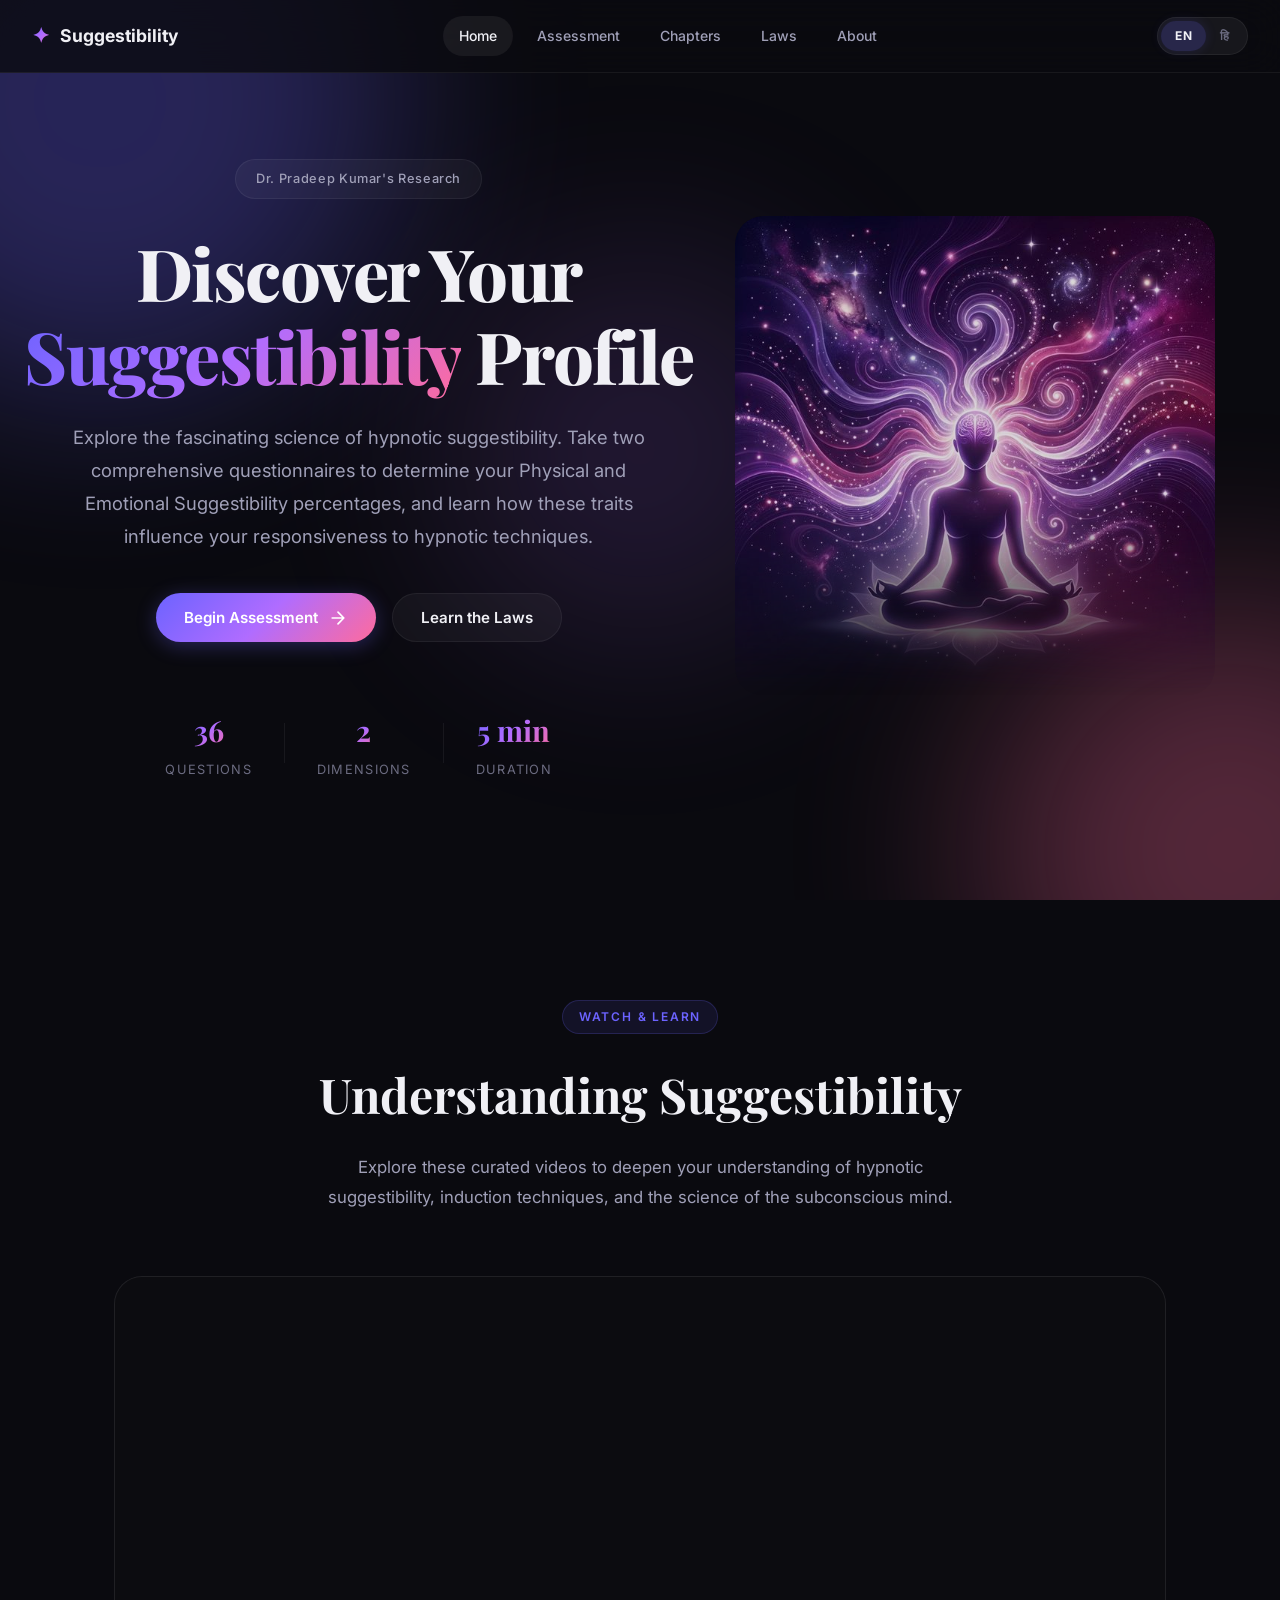
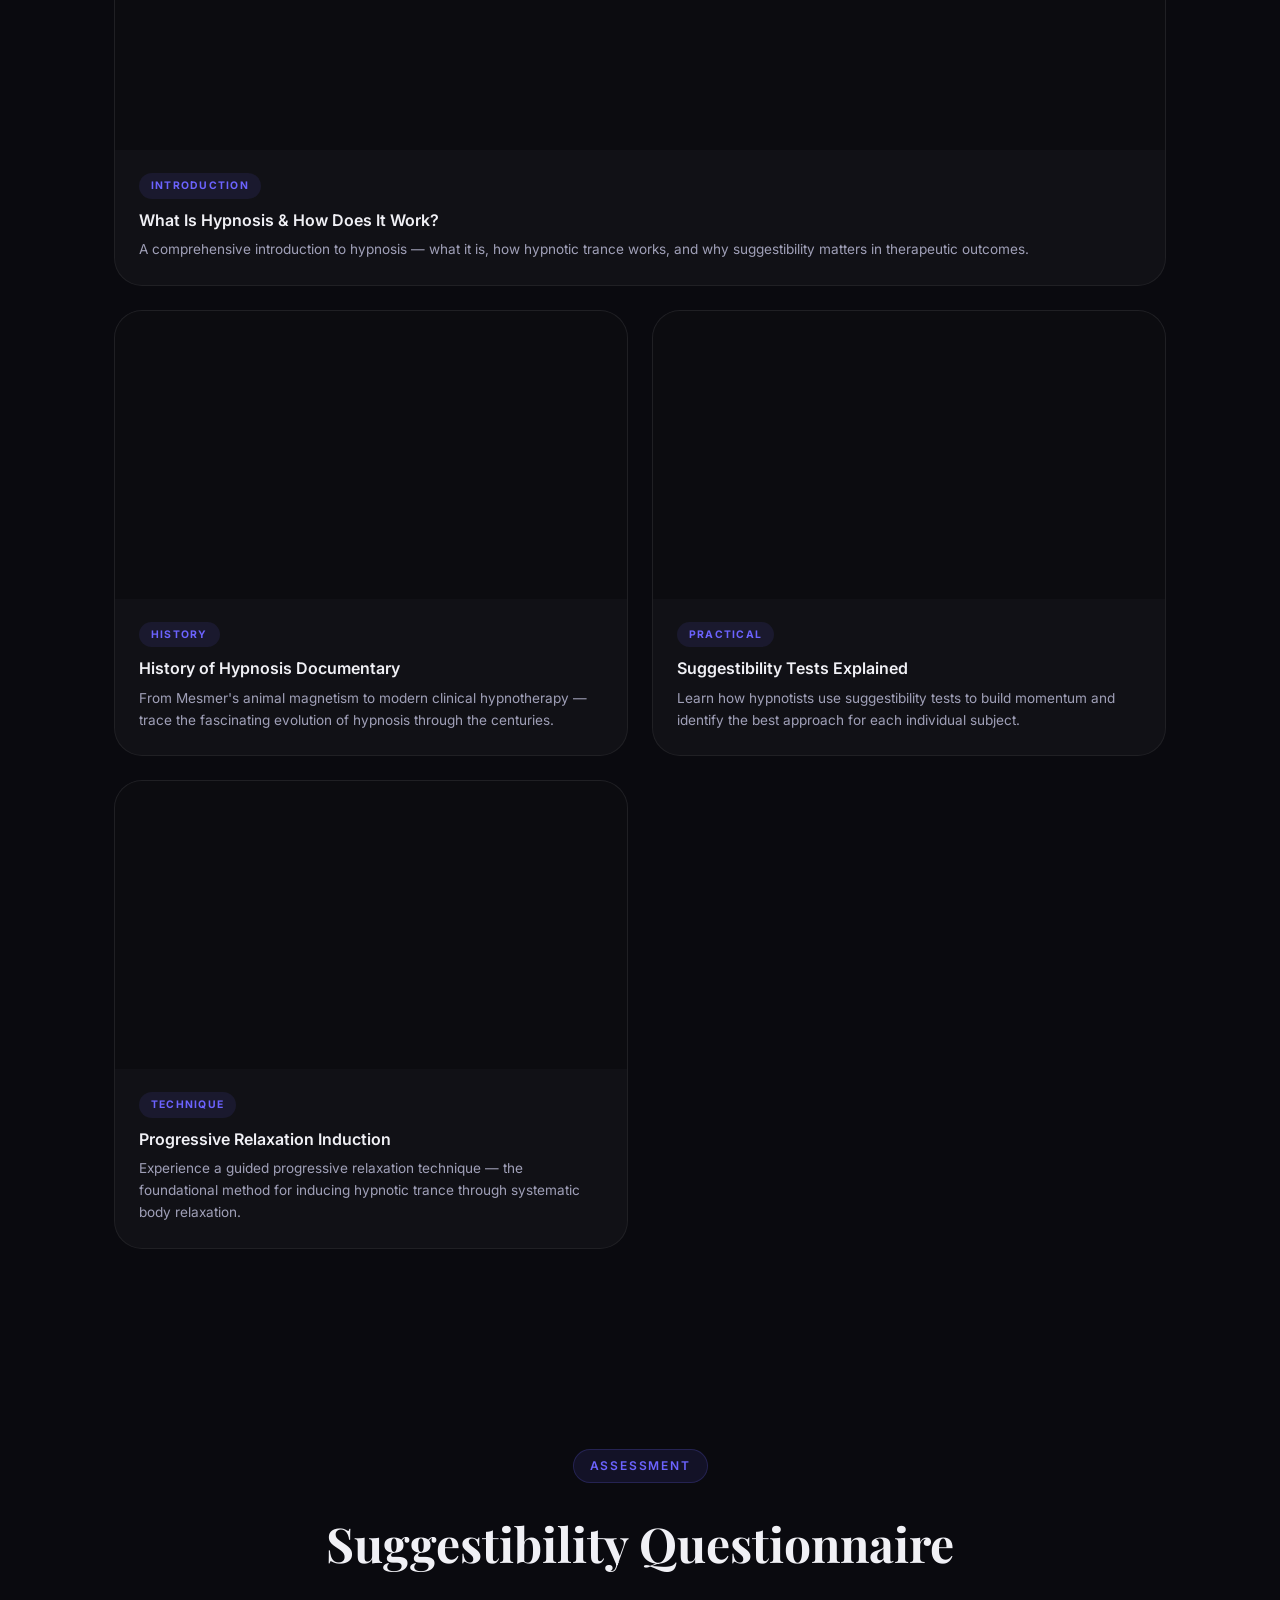
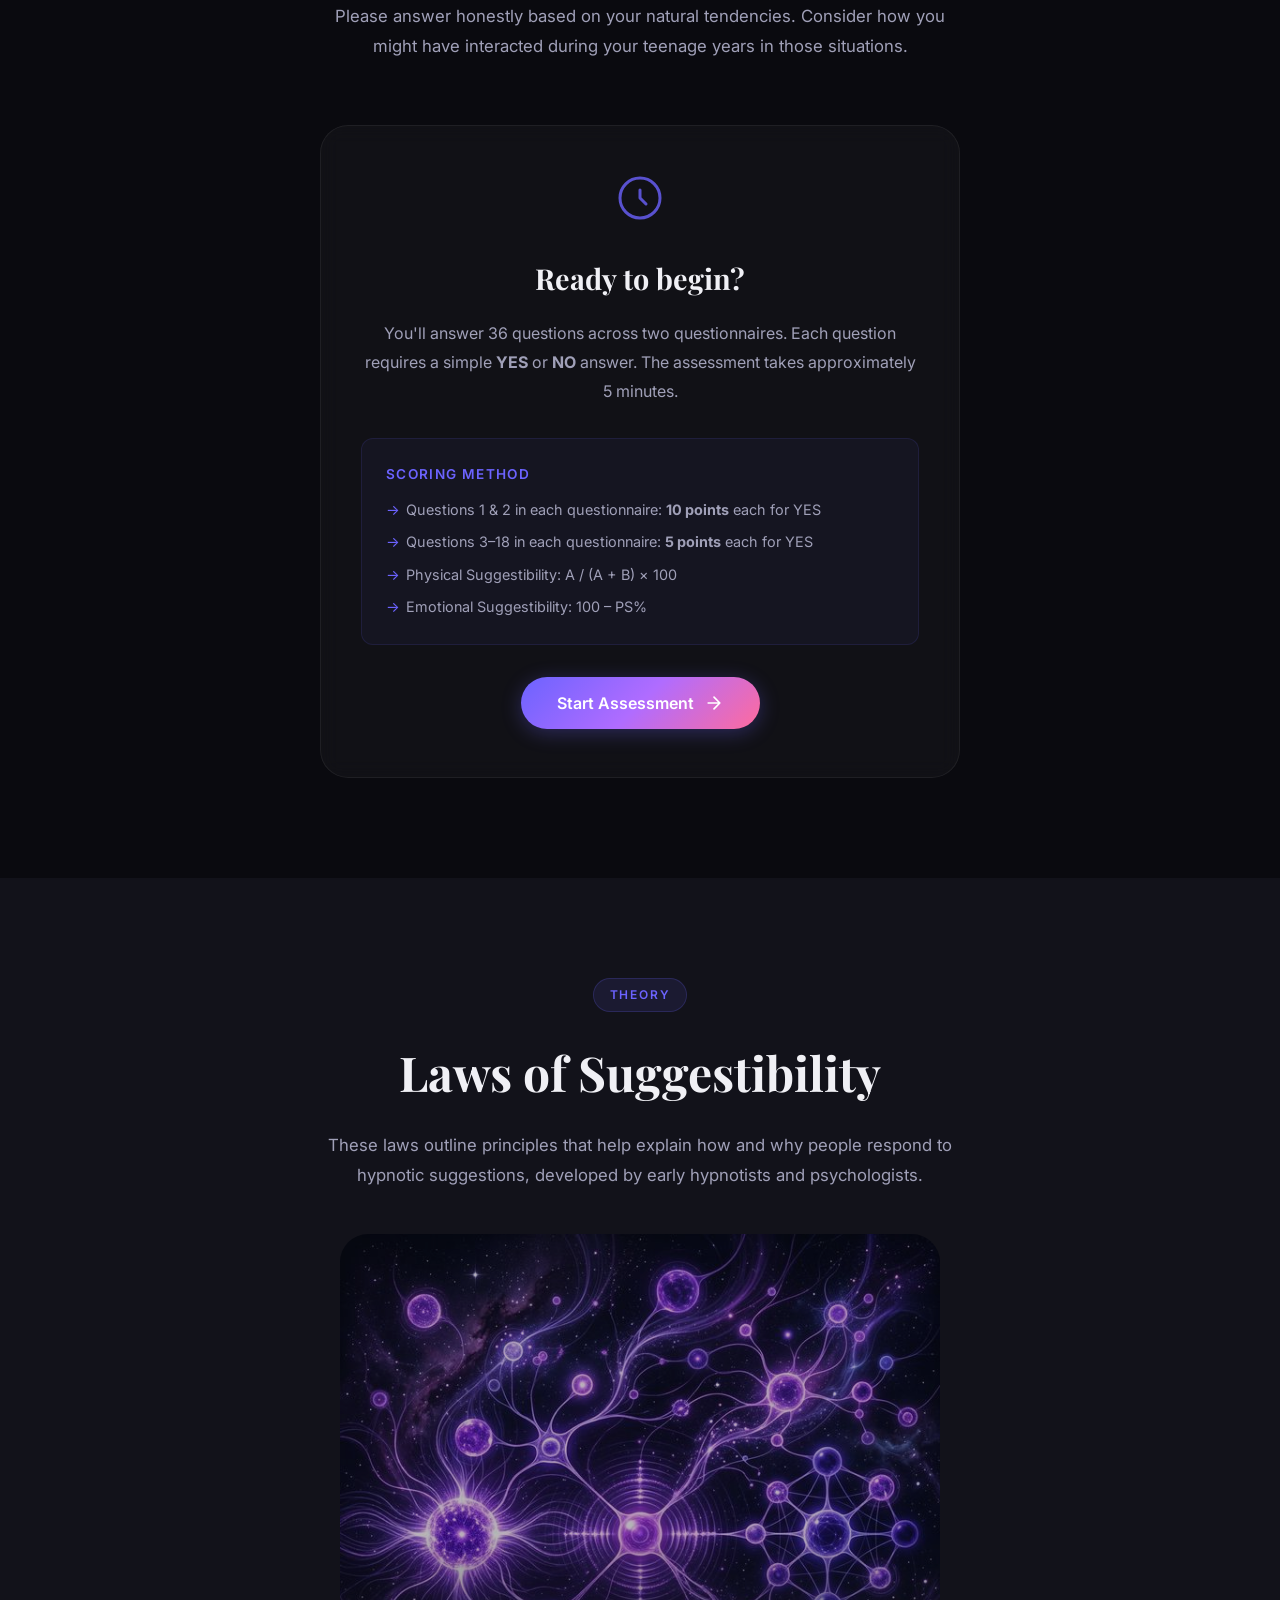
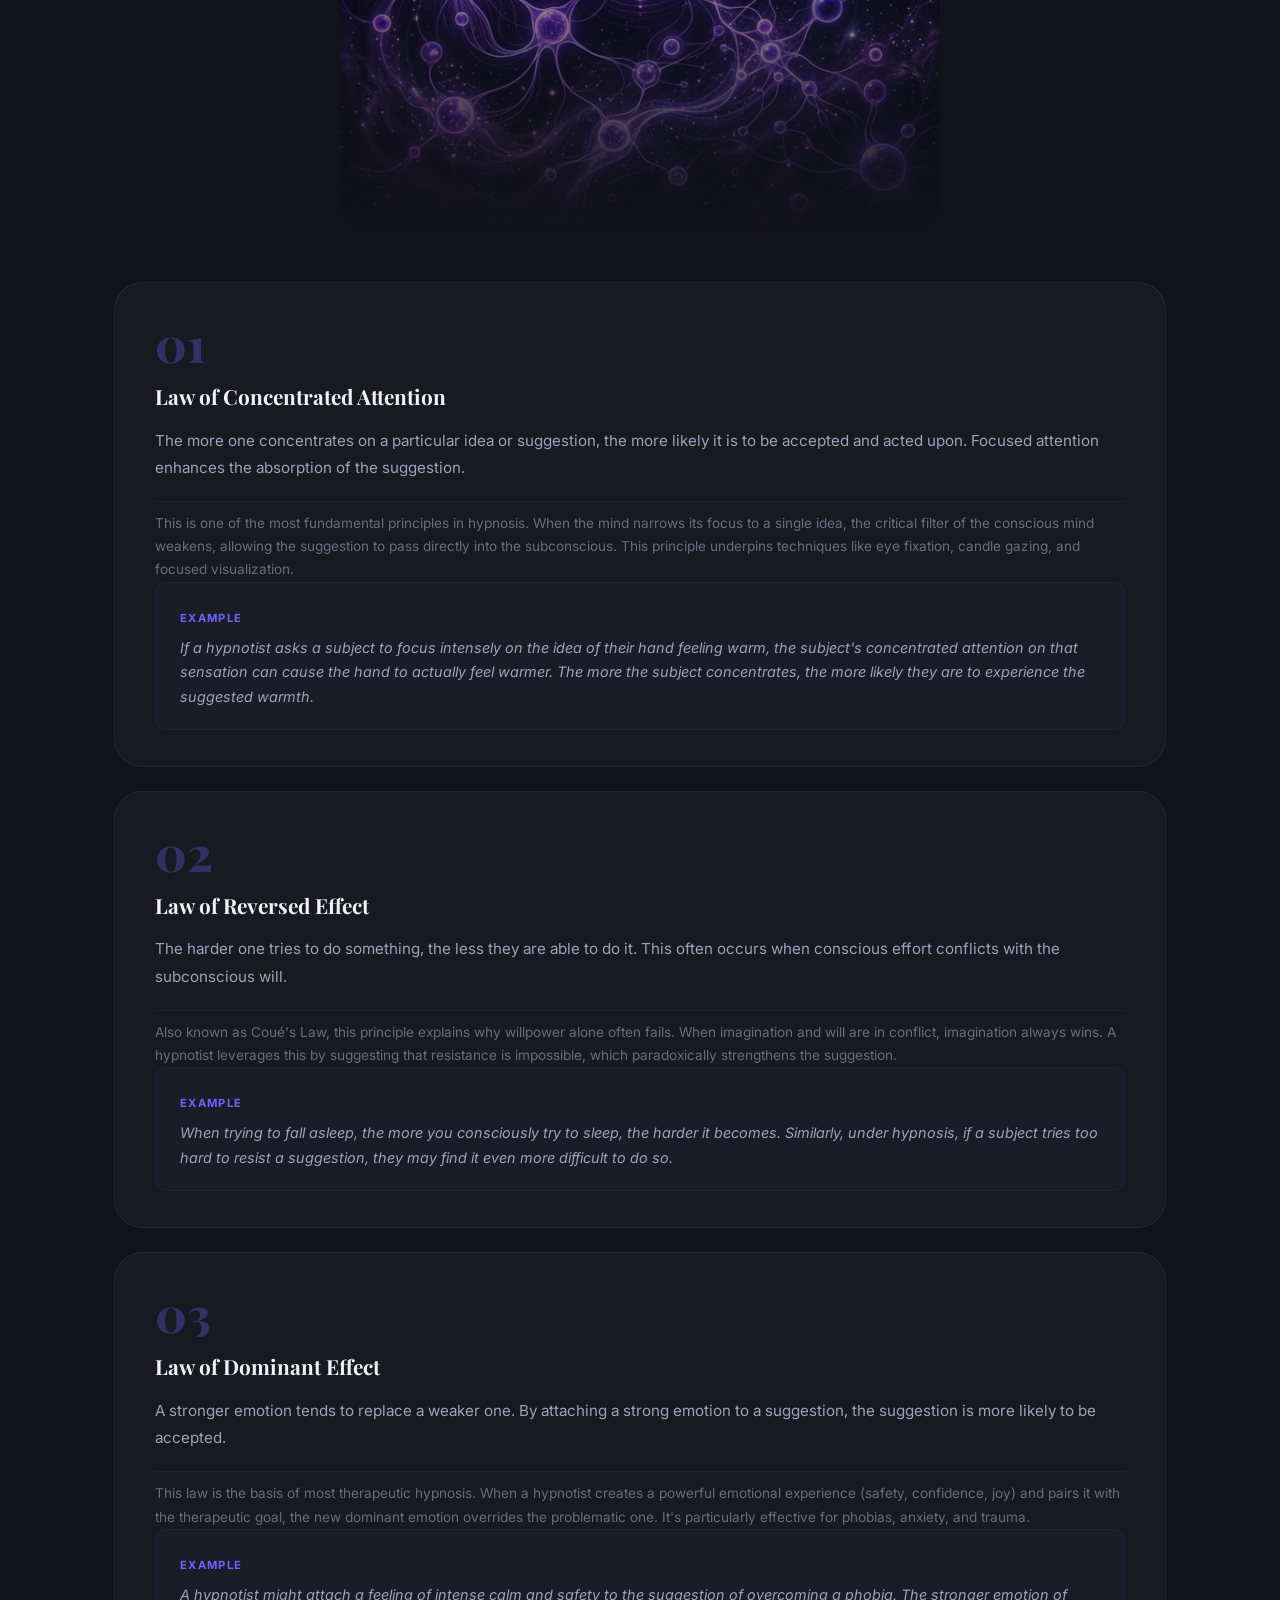
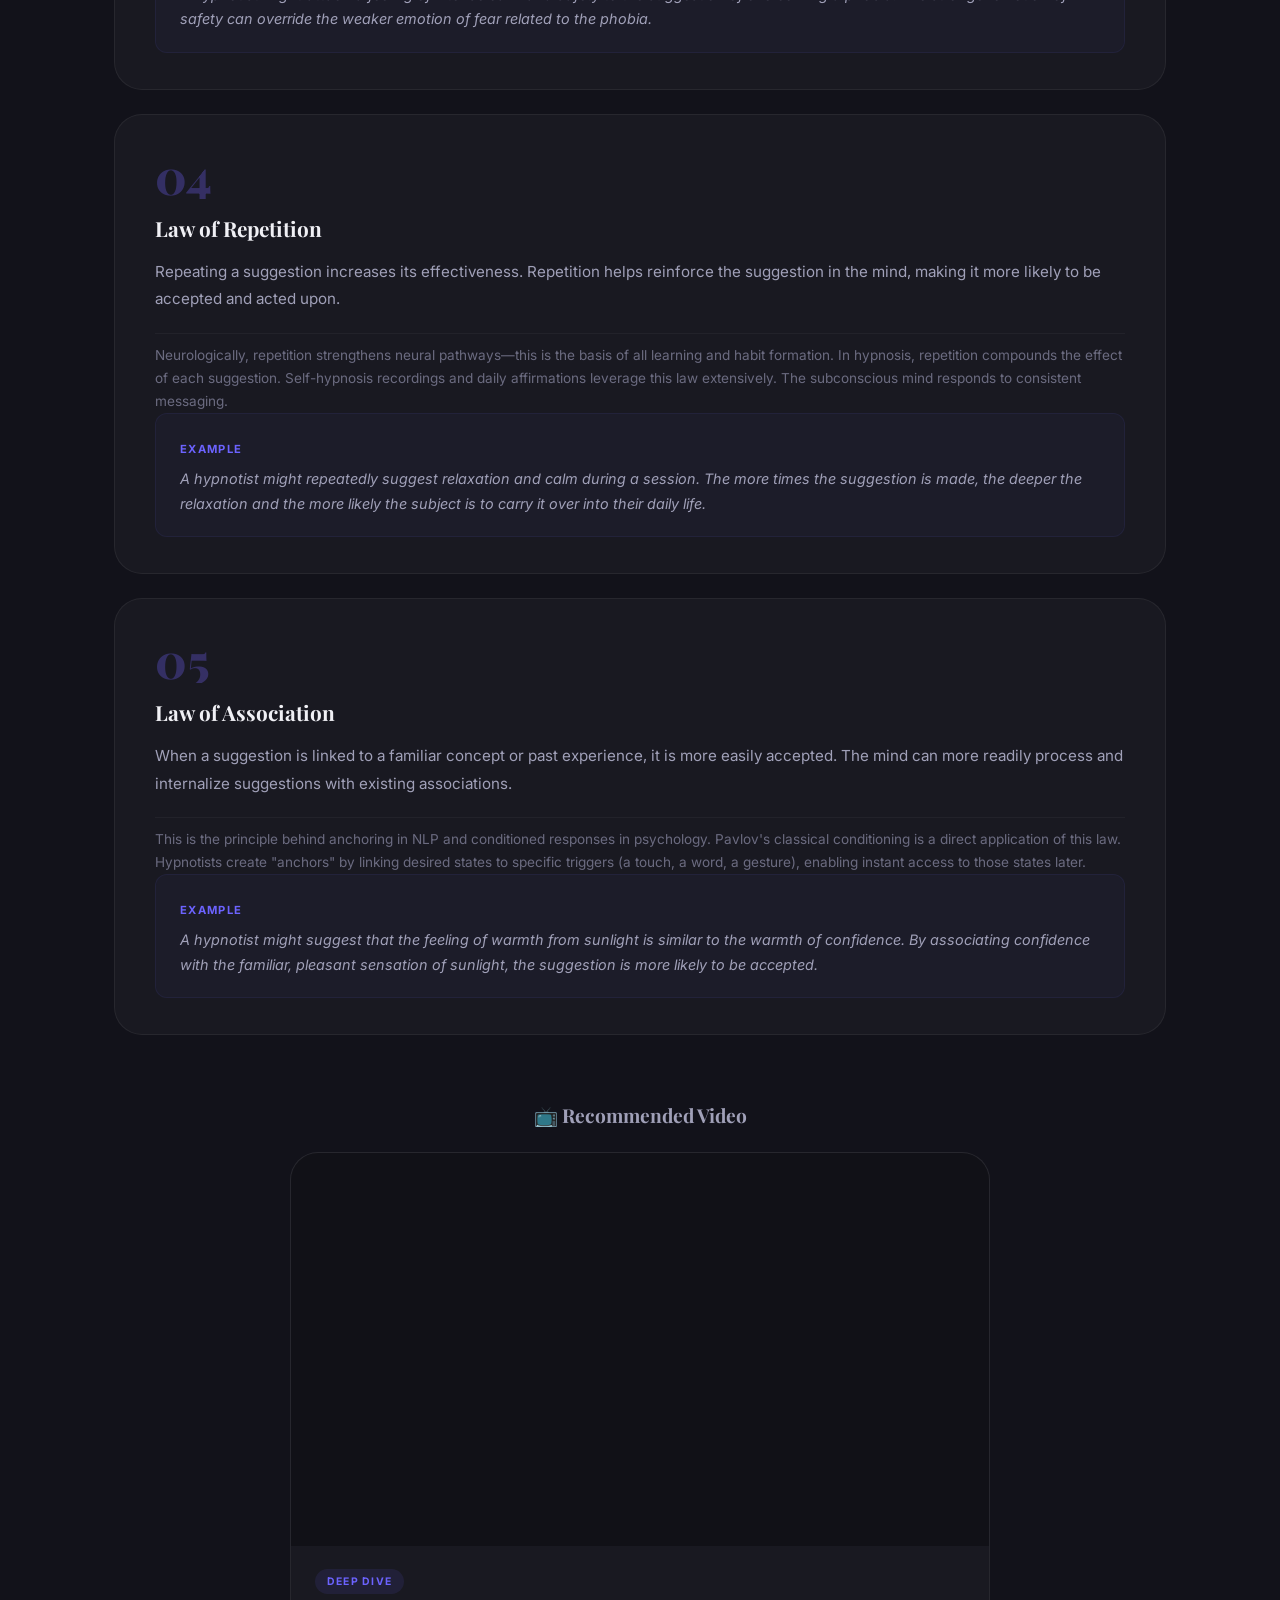
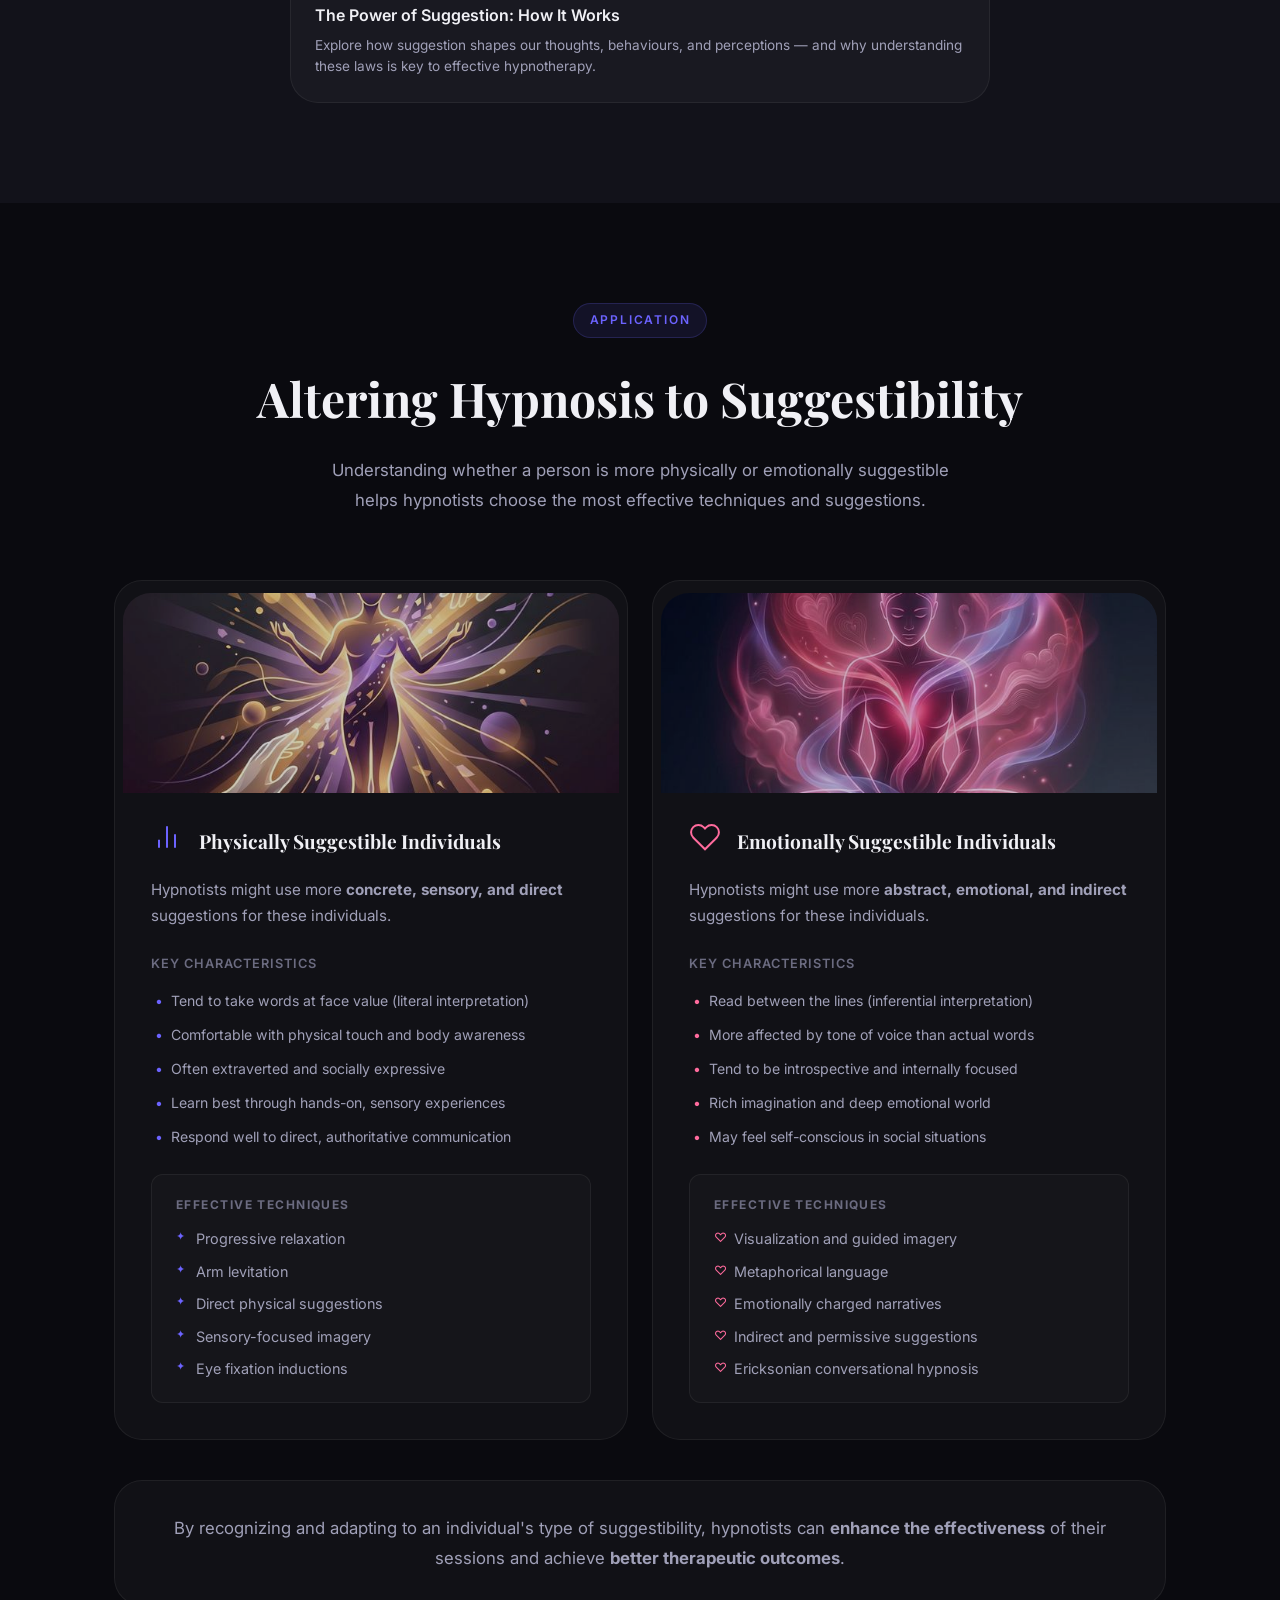
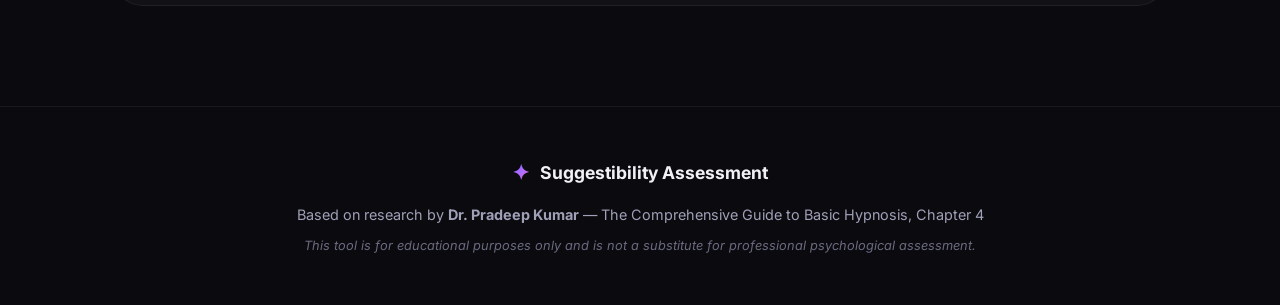
<file: index.html>
<!DOCTYPE html>
<html lang="en">

<head>
    <meta charset="UTF-8">
    <meta name="viewport" content="width=device-width, initial-scale=1.0">
    <title>Suggestibility Assessment | Dr. Pradeep Kumar</title>
    <meta name="description"
        content="Discover your suggestibility profile with this comprehensive Physical and Emotional Suggestibility Questionnaire based on Dr. Pradeep Kumar's research.">
    <link rel="preconnect" href="https://fonts.googleapis.com">
    <link rel="preconnect" href="https://fonts.gstatic.com" crossorigin>
    <link
        href="https://fonts.googleapis.com/css2?family=Inter:wght@300;400;500;600;700;800;900&family=Playfair+Display:wght@600;700;800&display=swap"
        rel="stylesheet">
    <link rel="stylesheet" href="style.css">
</head>

<body>
    <!-- Ambient Background -->
    <div class="ambient-bg">
        <div class="orb orb-1"></div>
        <div class="orb orb-2"></div>
        <div class="orb orb-3"></div>
    </div>

    <!-- Navigation -->
    <nav class="navbar">
        <div class="nav-brand">
            <span class="nav-icon">✦</span>
            <span class="nav-title">Suggestibility</span>
        </div>
        <div class="nav-links">
            <a href="#hero" class="nav-link active">Home</a>
            <a href="#questionnaire-section" class="nav-link">Assessment</a>
            <a href="chapters.html" class="nav-link">Chapters</a>
            <a href="#laws-section" class="nav-link">Laws</a>
            <a href="#about-section" class="nav-link">About</a>
        </div>
        <div class="lang-toggle" id="lang-toggle" onclick="toggleLanguage()">
            <span class="lang-option" id="lang-en" data-active="true">EN</span>
            <span class="lang-slider"></span>
            <span class="lang-option" id="lang-hi">हि</span>
        </div>
    </nav>

    <!-- Hero Section -->
    <section id="hero" class="hero">
        <div class="hero-content">
            <div class="hero-badge" data-en="Dr. Pradeep Kumar's Research" data-hi="डॉ. प्रदीप कुमार का शोध">Dr. Pradeep
                Kumar's Research</div>
            <h1 class="hero-title" data-en="Discover Your Suggestibility Profile"
                data-hi="अपनी सुझावग्राह्यता प्रोफ़ाइल जानें">
                Discover Your<br>
                <span class="gradient-text">Suggestibility</span> Profile
            </h1>
            <p class="hero-subtitle"
                data-en="Explore the fascinating science of hypnotic suggestibility. Take two comprehensive questionnaires to determine your Physical and Emotional Suggestibility percentages, and learn how these traits influence your responsiveness to hypnotic techniques."
                data-hi="सम्मोहन सुझावग्राह्यता के आकर्षक विज्ञान का अन्वेषण करें। अपने शारीरिक और भावनात्मक सुझावग्राह्यता प्रतिशत निर्धारित करने के लिए दो व्यापक प्रश्नावलियाँ भरें।">
                Explore the fascinating science of hypnotic suggestibility. Take two comprehensive questionnaires
                to determine your Physical and Emotional Suggestibility percentages, and learn how these traits
                influence your responsiveness to hypnotic techniques.
            </p>
            <div class="hero-actions">
                <button class="btn btn-primary" onclick="scrollToSection('questionnaire-section')">
                    <span data-en="Begin Assessment" data-hi="मूल्यांकन शुरू करें">Begin Assessment</span>
                    <svg width="20" height="20" viewBox="0 0 24 24" fill="none" stroke="currentColor" stroke-width="2"
                        stroke-linecap="round" stroke-linejoin="round">
                        <path d="M5 12h14M12 5l7 7-7 7" />
                    </svg>
                </button>
                <button class="btn btn-secondary" onclick="scrollToSection('laws-section')">
                    <span data-en="Learn the Laws" data-hi="नियम जानें">Learn the Laws</span>
                </button>
            </div>
            <div class="hero-stats">
                <div class="stat">
                    <span class="stat-value">36</span>
                    <span class="stat-label" data-en="Questions" data-hi="प्रश्न">Questions</span>
                </div>
                <div class="stat-divider"></div>
                <div class="stat">
                    <span class="stat-value">2</span>
                    <span class="stat-label" data-en="Dimensions" data-hi="आयाम">Dimensions</span>
                </div>
                <div class="stat-divider"></div>
                <div class="stat">
                    <span class="stat-value">5 min</span>
                    <span class="stat-label" data-en="Duration" data-hi="अवधि">Duration</span>
                </div>
            </div>
        </div>
        <div class="hero-image">
            <img src="images/hero.png" alt="Hypnosis and suggestibility abstract art" loading="lazy">
        </div>
    </section>

    <!-- Featured Video Section -->
    <section class="section video-feature-section">
        <div class="container">
            <div class="section-header">
                <span class="section-tag">Watch & Learn</span>
                <h2 class="section-title">Understanding Suggestibility</h2>
                <p class="section-subtitle">Explore these curated videos to deepen your understanding of hypnotic
                    suggestibility, induction techniques, and the science of the subconscious mind.</p>
            </div>
            <div class="videos-grid">
                <div class="video-card video-card-featured">
                    <div class="video-embed">
                        <iframe src="https://www.youtube.com/embed/1RA2Zy_IZfQ" title="What Is Hypnosis?"
                            frameborder="0"
                            allow="accelerometer; autoplay; clipboard-write; encrypted-media; gyroscope; picture-in-picture"
                            allowfullscreen loading="lazy"></iframe>
                    </div>
                    <div class="video-info">
                        <span class="video-tag">Introduction</span>
                        <h4>What Is Hypnosis & How Does It Work?</h4>
                        <p>A comprehensive introduction to hypnosis — what it is, how hypnotic trance works, and why
                            suggestibility matters in therapeutic outcomes.</p>
                    </div>
                </div>
                <div class="video-card">
                    <div class="video-embed">
                        <iframe src="https://www.youtube.com/embed/PGMkm6JK7VE" title="History of Hypnosis"
                            frameborder="0"
                            allow="accelerometer; autoplay; clipboard-write; encrypted-media; gyroscope; picture-in-picture"
                            allowfullscreen loading="lazy"></iframe>
                    </div>
                    <div class="video-info">
                        <span class="video-tag">History</span>
                        <h4>History of Hypnosis Documentary</h4>
                        <p>From Mesmer's animal magnetism to modern clinical hypnotherapy — trace the fascinating
                            evolution of hypnosis through the centuries.</p>
                    </div>
                </div>
                <div class="video-card">
                    <div class="video-embed">
                        <iframe src="https://www.youtube.com/embed/pIAqg_wJrn4" title="Suggestibility Tests"
                            frameborder="0"
                            allow="accelerometer; autoplay; clipboard-write; encrypted-media; gyroscope; picture-in-picture"
                            allowfullscreen loading="lazy"></iframe>
                    </div>
                    <div class="video-info">
                        <span class="video-tag">Practical</span>
                        <h4>Suggestibility Tests Explained</h4>
                        <p>Learn how hypnotists use suggestibility tests to build momentum and identify the best
                            approach for each individual subject.</p>
                    </div>
                </div>
                <div class="video-card">
                    <div class="video-embed">
                        <iframe src="https://www.youtube.com/embed/s7b9TfMjnXQ" title="Progressive Relaxation"
                            frameborder="0"
                            allow="accelerometer; autoplay; clipboard-write; encrypted-media; gyroscope; picture-in-picture"
                            allowfullscreen loading="lazy"></iframe>
                    </div>
                    <div class="video-info">
                        <span class="video-tag">Technique</span>
                        <h4>Progressive Relaxation Induction</h4>
                        <p>Experience a guided progressive relaxation technique — the foundational method for inducing
                            hypnotic trance through systematic body relaxation.</p>
                    </div>
                </div>
            </div>
        </div>
    </section>

    <!-- Questionnaire Section -->
    <section id="questionnaire-section" class="section">
        <div class="container">
            <div class="section-header">
                <span class="section-tag" data-en="Assessment" data-hi="मूल्यांकन">Assessment</span>
                <h2 class="section-title" data-en="Suggestibility Questionnaire" data-hi="सुझावग्राह्यता प्रश्नावली">
                    Suggestibility Questionnaire</h2>
                <p class="section-subtitle"
                    data-en="Please answer honestly based on your natural tendencies. Consider how you might have interacted during your teenage years in those situations."
                    data-hi="कृपया अपनी स्वाभाविक प्रवृत्तियों के आधार पर ईमानदारी से उत्तर दें। सोचें कि आपने किशोरावस्था में उन परिस्थितियों में कैसे प्रतिक्रिया दी होगी।">
                    Please answer honestly based on your natural tendencies. Consider how you might have interacted
                    during your teenage years in those situations.
                </p>
            </div>

            <!-- Progress Bar -->
            <div class="progress-container" id="progress-container" style="display: none;">
                <div class="progress-info">
                    <span id="progress-label">Questionnaire 1 of 2</span>
                    <span id="progress-count">0 / 18</span>
                </div>
                <div class="progress-bar">
                    <div class="progress-fill" id="progress-fill"></div>
                </div>
            </div>

            <!-- Start Card -->
            <div class="start-card" id="start-card">
                <div class="start-card-inner">
                    <div class="start-icon">
                        <svg width="48" height="48" viewBox="0 0 24 24" fill="none" stroke="currentColor"
                            stroke-width="1.5" stroke-linecap="round" stroke-linejoin="round">
                            <circle cx="12" cy="12" r="10" />
                            <path d="M12 8v4l3 3" />
                        </svg>
                    </div>
                    <h3 data-en="Ready to begin?" data-hi="शुरू करने के लिए तैयार हैं?">Ready to begin?</h3>
                    <p>You'll answer 36 questions across two questionnaires. Each question requires a simple
                        <strong>YES</strong> or <strong>NO</strong> answer. The assessment takes approximately 5
                        minutes.
                    </p>
                    <div class="scoring-info">
                        <h4>Scoring Method</h4>
                        <ul>
                            <li>Questions 1 & 2 in each questionnaire: <strong>10 points</strong> each for YES</li>
                            <li>Questions 3–18 in each questionnaire: <strong>5 points</strong> each for YES</li>
                            <li>Physical Suggestibility: A / (A + B) × 100</li>
                            <li>Emotional Suggestibility: 100 – PS%</li>
                        </ul>
                    </div>
                    <button class="btn btn-primary btn-lg" onclick="startQuestionnaire()">
                        <span data-en="Start Assessment" data-hi="मूल्यांकन शुरू करें">Start Assessment</span>
                        <svg width="20" height="20" viewBox="0 0 24 24" fill="none" stroke="currentColor"
                            stroke-width="2" stroke-linecap="round" stroke-linejoin="round">
                            <path d="M5 12h14M12 5l7 7-7 7" />
                        </svg>
                    </button>
                </div>
            </div>

            <!-- Questionnaire 1 -->
            <div class="questionnaire" id="questionnaire-1" style="display: none;">
                <div class="questionnaire-header">
                    <div class="q-badge q-badge-physical" data-en="Physical Suggestibility"
                        data-hi="शारीरिक सुझावग्राह्यता">Physical Suggestibility</div>
                    <h3 class="q-title" data-en="Questionnaire 1" data-hi="प्रश्नावली 1">Questionnaire 1</h3>
                    <p class="q-desc">"YES" answers are indicative of <strong>Physical Suggestibility</strong> — they
                        reveal physical suggestible behaviour.</p>
                </div>
                <div class="questions-list" id="questions-1"></div>
                <div class="questionnaire-actions">
                    <button class="btn btn-primary btn-lg" id="next-btn-1" onclick="goToQuestionnaire2()" disabled>
                        <span data-en="Continue to Questionnaire 2" data-hi="प्रश्नावली 2 पर जाएँ">Continue to
                            Questionnaire 2</span>
                        <svg width="20" height="20" viewBox="0 0 24 24" fill="none" stroke="currentColor"
                            stroke-width="2" stroke-linecap="round" stroke-linejoin="round">
                            <path d="M5 12h14M12 5l7 7-7 7" />
                        </svg>
                    </button>
                </div>
            </div>

            <!-- Questionnaire 2 -->
            <div class="questionnaire" id="questionnaire-2" style="display: none;">
                <div class="questionnaire-header">
                    <div class="q-badge q-badge-emotional" data-en="Emotional Suggestibility"
                        data-hi="भावनात्मक सुझावग्राह्यता">Emotional Suggestibility</div>
                    <h3 class="q-title" data-en="Questionnaire 2" data-hi="प्रश्नावली 2">Questionnaire 2</h3>
                    <p class="q-desc">"YES" answers are indicative of <strong>Emotional Suggestibility</strong> — they
                        reveal emotional suggestible behaviour.</p>
                </div>
                <div class="questions-list" id="questions-2"></div>
                <div class="questionnaire-actions">
                    <button class="btn btn-outline" onclick="goBackToQuestionnaire1()">
                        <svg width="20" height="20" viewBox="0 0 24 24" fill="none" stroke="currentColor"
                            stroke-width="2" stroke-linecap="round" stroke-linejoin="round">
                            <path d="M19 12H5M12 19l-7-7 7-7" />
                        </svg>
                        <span data-en="Back to Q1" data-hi="Q1 पर वापस">Back to Q1</span>
                    </button>
                    <button class="btn btn-primary btn-lg" id="submit-btn" onclick="calculateResults()" disabled>
                        <span data-en="Calculate Results" data-hi="परिणाम गणना करें">Calculate Results</span>
                        <svg width="20" height="20" viewBox="0 0 24 24" fill="none" stroke="currentColor"
                            stroke-width="2" stroke-linecap="round" stroke-linejoin="round">
                            <polyline points="20 6 9 17 4 12" />
                        </svg>
                    </button>
                </div>
            </div>

            <!-- Results Section -->
            <div class="results-section" id="results-section" style="display: none;">
                <div class="results-header">
                    <h3 class="results-title">Your Suggestibility Profile</h3>
                    <p class="results-subtitle">Based on your responses to both questionnaires</p>
                </div>

                <div class="results-grid">
                    <!-- Gauge Card -->
                    <div class="result-card gauge-card">
                        <div class="gauge-container">
                            <canvas id="gauge-canvas" width="300" height="300"></canvas>
                            <div class="gauge-center">
                                <span class="gauge-value" id="gauge-ps-value">0%</span>
                                <span class="gauge-label">Physical</span>
                            </div>
                        </div>
                        <div class="gauge-legend">
                            <div class="legend-item">
                                <span class="legend-dot physical"></span>
                                <span>Physical: <strong id="ps-percent">0%</strong></span>
                            </div>
                            <div class="legend-item">
                                <span class="legend-dot emotional"></span>
                                <span>Emotional: <strong id="es-percent">0%</strong></span>
                            </div>
                        </div>
                    </div>

                    <!-- Scores Card -->
                    <div class="result-card scores-card">
                        <h4>Score Breakdown</h4>
                        <div class="score-row">
                            <span class="score-label">Questionnaire 1 (Physical)</span>
                            <span class="score-value" id="score-a">0</span>
                        </div>
                        <div class="score-bar-container">
                            <div class="score-bar score-bar-physical" id="score-bar-a"></div>
                        </div>
                        <div class="score-row">
                            <span class="score-label">Questionnaire 2 (Emotional)</span>
                            <span class="score-value" id="score-b">0</span>
                        </div>
                        <div class="score-bar-container">
                            <div class="score-bar score-bar-emotional" id="score-bar-b"></div>
                        </div>
                        <div class="score-divider"></div>
                        <div class="score-row total">
                            <span class="score-label">Combined Total</span>
                            <span class="score-value" id="score-combined">0</span>
                        </div>
                        <div class="formula-box">
                            <p>PS = A / (A + B) × 100 = <strong id="formula-result"></strong></p>
                            <p>ES = 100 – PS = <strong id="formula-result-es"></strong></p>
                        </div>
                    </div>

                    <!-- Interpretation Card -->
                    <div class="result-card interpretation-card" id="interpretation-card">
                        <!-- Filled dynamically -->
                    </div>
                </div>

                <div class="results-actions">
                    <button class="btn btn-outline" onclick="restartAssessment()">
                        <svg width="20" height="20" viewBox="0 0 24 24" fill="none" stroke="currentColor"
                            stroke-width="2" stroke-linecap="round" stroke-linejoin="round">
                            <polyline points="1 4 1 10 7 10" />
                            <path d="M3.51 15a9 9 0 1 0 2.13-9.36L1 10" />
                        </svg>
                        <span data-en="Retake Assessment" data-hi="पुनः मूल्यांकन करें">Retake Assessment</span>
                    </button>
                </div>
            </div>
        </div>
    </section>

    <!-- Laws of Suggestibility Section -->
    <section id="laws-section" class="section section-alt">
        <div class="container">
            <div class="section-header">
                <span class="section-tag">Theory</span>
                <h2 class="section-title">Laws of Suggestibility</h2>
                <p class="section-subtitle">
                    These laws outline principles that help explain how and why people respond to hypnotic suggestions,
                    developed by early hypnotists and psychologists.
                </p>
            </div>

            <div class="section-banner">
                <img src="images/laws.png" alt="Laws of Suggestibility" loading="lazy">
            </div>

            <div class="laws-grid">
                <div class="law-card" data-aos="fade-up">
                    <div class="law-number">01</div>
                    <h3 class="law-title">Law of Concentrated Attention</h3>
                    <p class="law-desc">The more one concentrates on a particular idea or suggestion, the more likely it
                        is to be accepted and acted upon. Focused attention enhances the absorption of the suggestion.
                    </p>
                    <p class="law-detail">This is one of the most fundamental principles in hypnosis. When the mind
                        narrows its focus to a single idea, the critical filter of the conscious mind weakens, allowing
                        the suggestion to pass directly into the subconscious. This principle underpins techniques like
                        eye fixation, candle gazing, and focused visualization.</p>
                    <div class="law-example">
                        <span class="example-tag">Example</span>
                        <p>If a hypnotist asks a subject to focus intensely on the idea of their hand feeling warm, the
                            subject's concentrated attention on that sensation can cause the hand to actually feel
                            warmer. The more the subject concentrates, the more likely they are to experience the
                            suggested warmth.</p>
                    </div>
                </div>

                <div class="law-card" data-aos="fade-up" data-aos-delay="100">
                    <div class="law-number">02</div>
                    <h3 class="law-title">Law of Reversed Effect</h3>
                    <p class="law-desc">The harder one tries to do something, the less they are able to do it. This
                        often occurs when conscious effort conflicts with the subconscious will.</p>
                    <p class="law-detail">Also known as Coué's Law, this principle explains why willpower alone often
                        fails. When imagination and will are in conflict, imagination always wins. A hypnotist leverages
                        this by suggesting that resistance is impossible, which paradoxically strengthens the
                        suggestion.</p>
                    <div class="law-example">
                        <span class="example-tag">Example</span>
                        <p>When trying to fall asleep, the more you consciously try to sleep, the harder it becomes.
                            Similarly, under hypnosis, if a subject tries too hard to resist a suggestion, they may find
                            it even more difficult to do so.</p>
                    </div>
                </div>

                <div class="law-card" data-aos="fade-up" data-aos-delay="200">
                    <div class="law-number">03</div>
                    <h3 class="law-title">Law of Dominant Effect</h3>
                    <p class="law-desc">A stronger emotion tends to replace a weaker one. By attaching a strong emotion
                        to a suggestion, the suggestion is more likely to be accepted.</p>
                    <p class="law-detail">This law is the basis of most therapeutic hypnosis. When a hypnotist creates a
                        powerful emotional experience (safety, confidence, joy) and pairs it with the therapeutic goal,
                        the new dominant emotion overrides the problematic one. It's particularly effective for phobias,
                        anxiety, and trauma.</p>
                    <div class="law-example">
                        <span class="example-tag">Example</span>
                        <p>A hypnotist might attach a feeling of intense calm and safety to the suggestion of overcoming
                            a phobia. The stronger emotion of safety can override the weaker emotion of fear related to
                            the phobia.</p>
                    </div>
                </div>

                <div class="law-card" data-aos="fade-up" data-aos-delay="300">
                    <div class="law-number">04</div>
                    <h3 class="law-title">Law of Repetition</h3>
                    <p class="law-desc">Repeating a suggestion increases its effectiveness. Repetition helps reinforce
                        the suggestion in the mind, making it more likely to be accepted and acted upon.</p>
                    <p class="law-detail">Neurologically, repetition strengthens neural pathways—this is the basis of
                        all learning and habit formation. In hypnosis, repetition compounds the effect of each
                        suggestion. Self-hypnosis recordings and daily affirmations leverage this law extensively. The
                        subconscious mind responds to consistent messaging.</p>
                    <div class="law-example">
                        <span class="example-tag">Example</span>
                        <p>A hypnotist might repeatedly suggest relaxation and calm during a session. The more times the
                            suggestion is made, the deeper the relaxation and the more likely the subject is to carry it
                            over into their daily life.</p>
                    </div>
                </div>

                <div class="law-card" data-aos="fade-up" data-aos-delay="400">
                    <div class="law-number">05</div>
                    <h3 class="law-title">Law of Association</h3>
                    <p class="law-desc">When a suggestion is linked to a familiar concept or past experience, it is more
                        easily accepted. The mind can more readily process and internalize suggestions with existing
                        associations.</p>
                    <p class="law-detail">This is the principle behind anchoring in NLP and conditioned responses in
                        psychology. Pavlov's classical conditioning is a direct application of this law. Hypnotists
                        create "anchors" by linking desired states to specific triggers (a touch, a word, a gesture),
                        enabling instant access to those states later.</p>
                    <div class="law-example">
                        <span class="example-tag">Example</span>
                        <p>A hypnotist might suggest that the feeling of warmth from sunlight is similar to the warmth
                            of confidence. By associating confidence with the familiar, pleasant sensation of sunlight,
                            the suggestion is more likely to be accepted.</p>
                    </div>
                </div>
            </div>

            <!-- Laws Video -->
            <div class="section-video">
                <h3 class="section-video-title">📺 Recommended Video</h3>
                <div class="video-card">
                    <div class="video-embed">
                        <iframe src="https://www.youtube.com/embed/YQDoHKeaETQ" title="Laws of Suggestion"
                            frameborder="0"
                            allow="accelerometer; autoplay; clipboard-write; encrypted-media; gyroscope; picture-in-picture"
                            allowfullscreen loading="lazy"></iframe>
                    </div>
                    <div class="video-info">
                        <span class="video-tag">Deep Dive</span>
                        <h4>The Power of Suggestion: How It Works</h4>
                        <p>Explore how suggestion shapes our thoughts, behaviours, and perceptions — and why
                            understanding these laws is key to effective hypnotherapy.</p>
                    </div>
                </div>
            </div>
        </div>
    </section>

    <!-- About Section: Altering Hypnosis to Suggestibility -->
    <section id="about-section" class="section">
        <div class="container">
            <div class="section-header">
                <span class="section-tag">Application</span>
                <h2 class="section-title">Altering Hypnosis to Suggestibility</h2>
                <p class="section-subtitle">
                    Understanding whether a person is more physically or emotionally suggestible helps hypnotists choose
                    the most effective techniques and suggestions.
                </p>
            </div>

            <div class="about-grid">
                <div class="about-card physical-card">
                    <div class="about-card-image">
                        <img src="images/physical.png" alt="Physical Suggestibility" loading="lazy">
                    </div>
                    <div class="about-card-header">
                        <div class="about-icon">
                            <svg width="32" height="32" viewBox="0 0 24 24" fill="none" stroke="currentColor"
                                stroke-width="1.5">
                                <path d="M18 20V10M12 20V4M6 20v-6" />
                            </svg>
                        </div>
                        <h3>Physically Suggestible Individuals</h3>
                    </div>
                    <p>Hypnotists might use more <strong>concrete, sensory, and direct</strong> suggestions for these
                        individuals.</p>
                    <div class="about-traits">
                        <h4>Key Characteristics</h4>
                        <ul>
                            <li>Tend to take words at face value (literal interpretation)</li>
                            <li>Comfortable with physical touch and body awareness</li>
                            <li>Often extraverted and socially expressive</li>
                            <li>Learn best through hands-on, sensory experiences</li>
                            <li>Respond well to direct, authoritative communication</li>
                        </ul>
                    </div>
                    <div class="technique-list">
                        <h4>Effective Techniques</h4>
                        <ul>
                            <li>Progressive relaxation</li>
                            <li>Arm levitation</li>
                            <li>Direct physical suggestions</li>
                            <li>Sensory-focused imagery</li>
                            <li>Eye fixation inductions</li>
                        </ul>
                    </div>
                </div>

                <div class="about-card emotional-card">
                    <div class="about-card-image">
                        <img src="images/emotional.png" alt="Emotional Suggestibility" loading="lazy">
                    </div>
                    <div class="about-card-header">
                        <div class="about-icon">
                            <svg width="32" height="32" viewBox="0 0 24 24" fill="none" stroke="currentColor"
                                stroke-width="1.5">
                                <path
                                    d="M20.84 4.61a5.5 5.5 0 0 0-7.78 0L12 5.67l-1.06-1.06a5.5 5.5 0 0 0-7.78 7.78l1.06 1.06L12 21.23l7.78-7.78 1.06-1.06a5.5 5.5 0 0 0 0-7.78z" />
                            </svg>
                        </div>
                        <h3>Emotionally Suggestible Individuals</h3>
                    </div>
                    <p>Hypnotists might use more <strong>abstract, emotional, and indirect</strong> suggestions for
                        these individuals.</p>
                    <div class="about-traits">
                        <h4>Key Characteristics</h4>
                        <ul>
                            <li>Read between the lines (inferential interpretation)</li>
                            <li>More affected by tone of voice than actual words</li>
                            <li>Tend to be introspective and internally focused</li>
                            <li>Rich imagination and deep emotional world</li>
                            <li>May feel self-conscious in social situations</li>
                        </ul>
                    </div>
                    <div class="technique-list">
                        <h4>Effective Techniques</h4>
                        <ul>
                            <li>Visualization and guided imagery</li>
                            <li>Metaphorical language</li>
                            <li>Emotionally charged narratives</li>
                            <li>Indirect and permissive suggestions</li>
                            <li>Ericksonian conversational hypnosis</li>
                        </ul>
                    </div>
                </div>
            </div>

            <div class="about-conclusion">
                <p>By recognizing and adapting to an individual's type of suggestibility, hypnotists can <strong>enhance
                        the effectiveness</strong> of their sessions and achieve <strong>better therapeutic
                        outcomes</strong>.</p>
            </div>
        </div>
    </section>

    <!-- Footer -->
    <footer class="footer">
        <div class="container">
            <div class="footer-content">
                <div class="footer-brand">
                    <span class="nav-icon">✦</span>
                    <span>Suggestibility Assessment</span>
                </div>
                <p class="footer-credit">Based on research by <strong>Dr. Pradeep Kumar</strong> — The Comprehensive
                    Guide to Basic Hypnosis, Chapter 4</p>
                <p class="footer-note">This tool is for educational purposes only and is not a substitute for
                    professional psychological assessment.</p>
            </div>
        </div>
    </footer>

    <script src="app.js"></script>
</body>

</html>
</file>
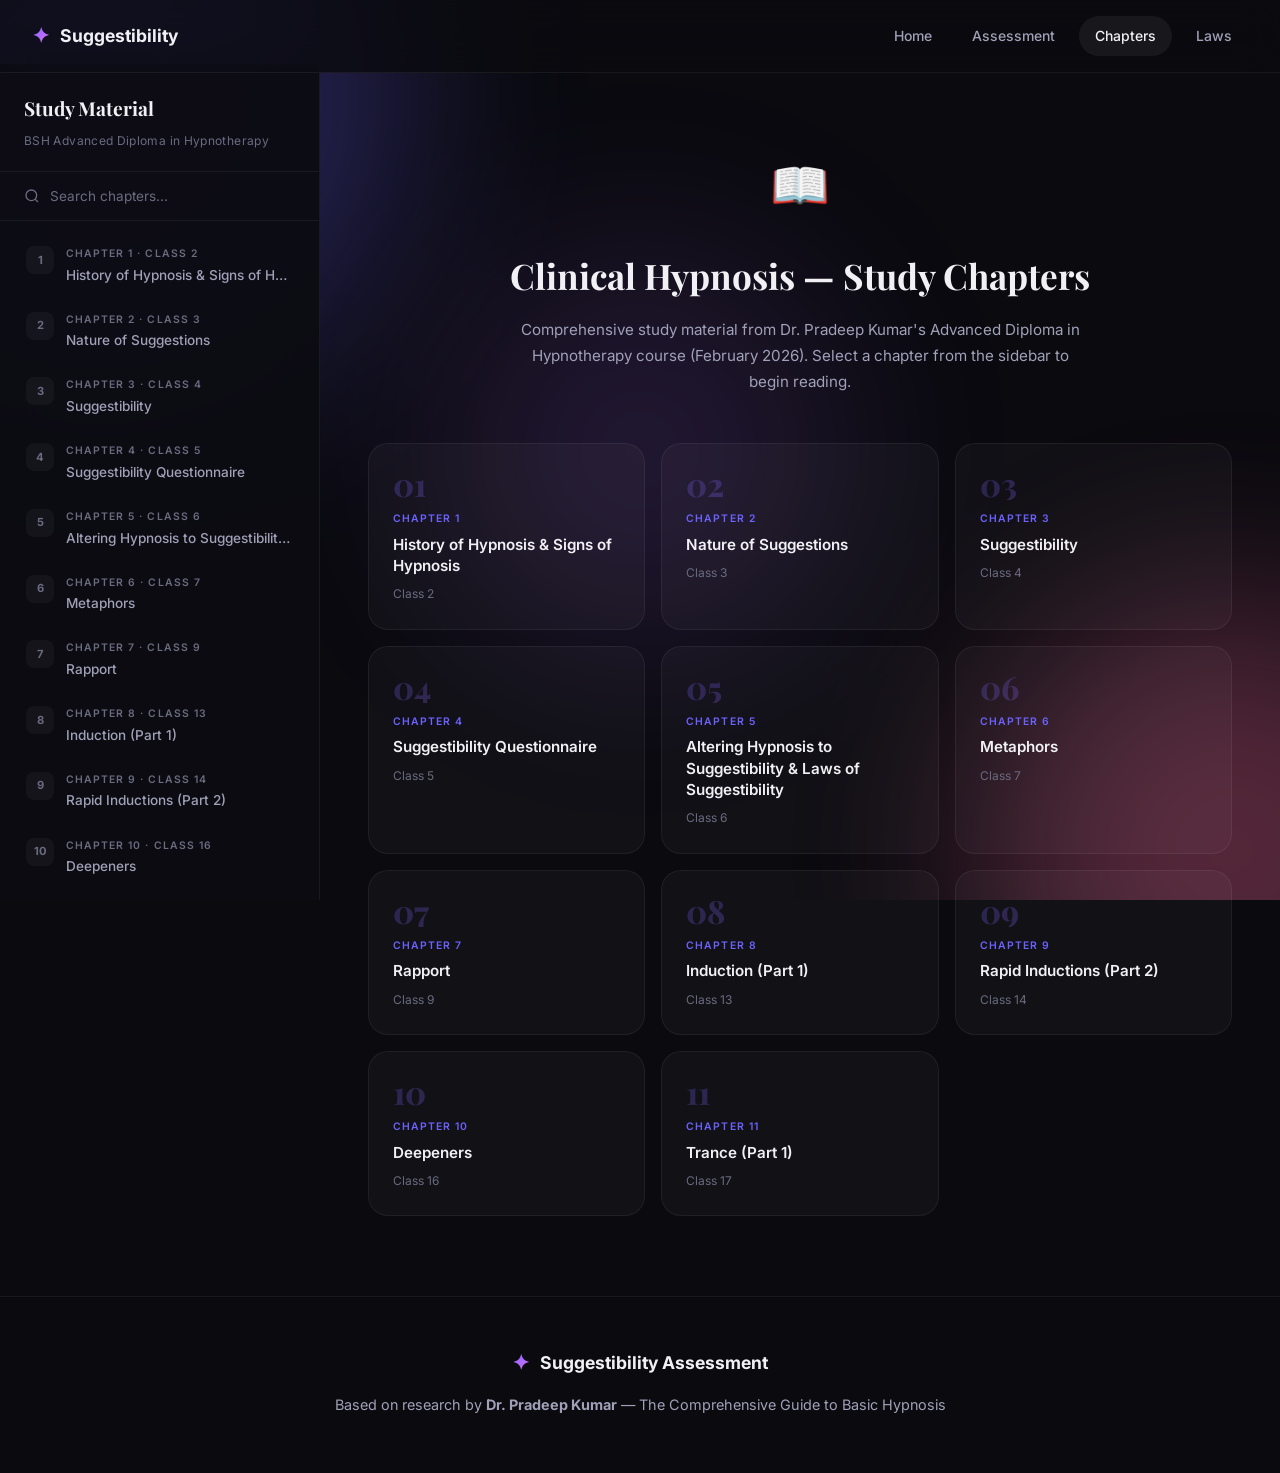
<file: chapters.html>
<!DOCTYPE html>
<html lang="en">

<head>
    <meta charset="UTF-8">
    <meta name="viewport" content="width=device-width, initial-scale=1.0">
    <title>Chapters | Suggestibility Assessment</title>
    <meta name="description"
        content="Study chapters on Clinical Hypnosis from Dr. Pradeep Kumar's Advanced Diploma in Hypnotherapy course.">
    <link rel="preconnect" href="https://fonts.googleapis.com">
    <link rel="preconnect" href="https://fonts.gstatic.com" crossorigin>
    <link
        href="https://fonts.googleapis.com/css2?family=Inter:wght@300;400;500;600;700;800;900&family=Playfair+Display:wght@600;700;800&display=swap"
        rel="stylesheet">
    <link rel="stylesheet" href="style.css">
    <link rel="stylesheet" href="chapters-style.css">
</head>

<body>
    <!-- Ambient Background -->
    <div class="ambient-bg">
        <div class="orb orb-1"></div>
        <div class="orb orb-2"></div>
        <div class="orb orb-3"></div>
    </div>

    <!-- Navigation -->
    <nav class="navbar">
        <div class="nav-brand">
            <a href="index.html" style="text-decoration:none;color:inherit;display:flex;align-items:center;gap:10px;">
                <span class="nav-icon">✦</span>
                <span class="nav-title">Suggestibility</span>
            </a>
        </div>
        <div class="nav-links">
            <a href="index.html" class="nav-link">Home</a>
            <a href="index.html#questionnaire-section" class="nav-link">Assessment</a>
            <a href="chapters.html" class="nav-link active">Chapters</a>
            <a href="index.html#laws-section" class="nav-link">Laws</a>
        </div>
    </nav>

    <!-- Chapters Layout -->
    <div class="chapters-layout">
        <!-- Sidebar -->
        <aside class="chapters-sidebar" id="chapters-sidebar">
            <div class="sidebar-header">
                <h3>Study Material</h3>
                <p>BSH Advanced Diploma in Hypnotherapy</p>
            </div>
            <div class="sidebar-search">
                <svg width="16" height="16" viewBox="0 0 24 24" fill="none" stroke="currentColor" stroke-width="2">
                    <circle cx="11" cy="11" r="8" />
                    <path d="M21 21l-4.35-4.35" />
                </svg>
                <input type="text" id="chapter-search" placeholder="Search chapters..."
                    oninput="filterChapters(this.value)">
            </div>
            <nav class="sidebar-nav" id="sidebar-nav">
                <!-- Filled by JS -->
            </nav>
        </aside>

        <!-- Mobile Sidebar Toggle -->
        <button class="sidebar-toggle" id="sidebar-toggle" onclick="toggleSidebar()">
            <svg width="20" height="20" viewBox="0 0 24 24" fill="none" stroke="currentColor" stroke-width="2">
                <path d="M3 12h18M3 6h18M3 18h18" />
            </svg>
        </button>

        <!-- Content Area -->
        <main class="chapters-content" id="chapters-content">
            <!-- Landing state -->
            <div class="chapters-landing" id="chapters-landing">
                <div class="landing-icon">📖</div>
                <h2>Clinical Hypnosis — Study Chapters</h2>
                <p>Comprehensive study material from Dr. Pradeep Kumar's Advanced Diploma in Hypnotherapy course
                    (February 2026). Select a chapter from the sidebar to begin reading.</p>
                <div class="chapters-grid" id="chapters-grid">
                    <!-- Chapter cards filled by JS -->
                </div>
            </div>

            <!-- Chapter View -->
            <div class="chapter-view" id="chapter-view" style="display:none;">
                <div class="chapter-topbar">
                    <button class="btn btn-outline btn-sm" onclick="showLanding()">
                        <svg width="16" height="16" viewBox="0 0 24 24" fill="none" stroke="currentColor"
                            stroke-width="2">
                            <path d="M19 12H5M12 19l-7-7 7-7" />
                        </svg>
                        All Chapters
                    </button>
                    <div class="chapter-nav-btns">
                        <button class="btn btn-outline btn-sm" id="prev-ch-btn" onclick="navigateChapter(-1)">
                            <svg width="16" height="16" viewBox="0 0 24 24" fill="none" stroke="currentColor"
                                stroke-width="2">
                                <path d="M15 18l-6-6 6-6" />
                            </svg>
                            Prev
                        </button>
                        <button class="btn btn-outline btn-sm" id="next-ch-btn" onclick="navigateChapter(1)">
                            Next
                            <svg width="16" height="16" viewBox="0 0 24 24" fill="none" stroke="currentColor"
                                stroke-width="2">
                                <path d="M9 18l6-6-6-6" />
                            </svg>
                        </button>
                    </div>
                </div>
                <div class="chapter-header" id="chapter-header">
                    <!-- Filled by JS -->
                </div>
                <article class="chapter-body" id="chapter-body">
                    <!-- Filled by JS -->
                </article>
            </div>
        </main>
    </div>

    <!-- Footer -->
    <footer class="footer" style="position:relative;z-index:1;">
        <div class="container">
            <div class="footer-content">
                <div class="footer-brand">
                    <span class="nav-icon">✦</span>
                    <span>Suggestibility Assessment</span>
                </div>
                <p class="footer-credit">Based on research by <strong>Dr. Pradeep Kumar</strong> — The Comprehensive
                    Guide to Basic Hypnosis</p>
            </div>
        </div>
    </footer>

    <script src="chapters.js"></script>
    <script src="chapters-app.js"></script>
</body>

</html>
</file>
<file: style.css>
/* ===== CSS Variables & Design System ===== */
:root {
    --bg-primary: #0a0a0f;
    --bg-secondary: #12121a;
    --bg-card: rgba(255, 255, 255, 0.03);
    --bg-card-hover: rgba(255, 255, 255, 0.06);
    --bg-glass: rgba(255, 255, 255, 0.04);

    --text-primary: #f0f0f5;
    --text-secondary: #a0a0b8;
    --text-muted: #6b6b80;

    --accent-physical: #6c63ff;
    --accent-physical-glow: rgba(108, 99, 255, 0.3);
    --accent-emotional: #ff6b9d;
    --accent-emotional-glow: rgba(255, 107, 157, 0.3);

    --gradient-primary: linear-gradient(135deg, #6c63ff 0%, #b06cff 50%, #ff6b9d 100%);
    --gradient-physical: linear-gradient(135deg, #6c63ff 0%, #8b7cff 100%);
    --gradient-emotional: linear-gradient(135deg, #ff6b9d 0%, #ff9ebc 100%);

    --border-color: rgba(255, 255, 255, 0.06);
    --border-color-active: rgba(255, 255, 255, 0.15);

    --radius-sm: 8px;
    --radius-md: 12px;
    --radius-lg: 20px;
    --radius-xl: 28px;

    --shadow-sm: 0 2px 8px rgba(0, 0, 0, 0.2);
    --shadow-md: 0 8px 32px rgba(0, 0, 0, 0.3);
    --shadow-lg: 0 16px 64px rgba(0, 0, 0, 0.4);
    --shadow-glow-physical: 0 0 40px rgba(108, 99, 255, 0.15);
    --shadow-glow-emotional: 0 0 40px rgba(255, 107, 157, 0.15);

    --transition-fast: 0.2s cubic-bezier(0.4, 0, 0.2, 1);
    --transition-medium: 0.4s cubic-bezier(0.4, 0, 0.2, 1);
    --transition-slow: 0.6s cubic-bezier(0.4, 0, 0.2, 1);
}

/* ===== Reset & Base ===== */
*,
*::before,
*::after {
    margin: 0;
    padding: 0;
    box-sizing: border-box;
}

html {
    scroll-behavior: smooth;
    font-size: 16px;
}

body {
    font-family: 'Inter', -apple-system, BlinkMacSystemFont, sans-serif;
    background: var(--bg-primary);
    color: var(--text-primary);
    line-height: 1.7;
    overflow-x: hidden;
    -webkit-font-smoothing: antialiased;
}

/* ===== Ambient Background ===== */
.ambient-bg {
    position: fixed;
    inset: 0;
    pointer-events: none;
    z-index: 0;
    overflow: hidden;
}

.orb {
    position: absolute;
    border-radius: 50%;
    filter: blur(100px);
    opacity: 0.3;
    animation: float 20s ease-in-out infinite;
}

.orb-1 {
    width: 600px;
    height: 600px;
    background: var(--accent-physical);
    top: -200px;
    left: -200px;
    animation-delay: 0s;
}

.orb-2 {
    width: 500px;
    height: 500px;
    background: var(--accent-emotional);
    bottom: -200px;
    right: -200px;
    animation-delay: -7s;
}

.orb-3 {
    width: 400px;
    height: 400px;
    background: #b06cff;
    top: 50%;
    left: 50%;
    transform: translate(-50%, -50%);
    animation-delay: -14s;
    opacity: 0.15;
}

@keyframes float {

    0%,
    100% {
        transform: translate(0, 0) scale(1);
    }

    25% {
        transform: translate(40px, -30px) scale(1.05);
    }

    50% {
        transform: translate(-20px, 40px) scale(0.95);
    }

    75% {
        transform: translate(30px, 20px) scale(1.02);
    }
}

/* ===== Layout ===== */
.container {
    width: 100%;
    max-width: 1100px;
    margin: 0 auto;
    padding: 0 24px;
    position: relative;
    z-index: 1;
}

.section {
    padding: 100px 0;
    position: relative;
}

.section-alt {
    background: var(--bg-secondary);
}

.section-header {
    text-align: center;
    margin-bottom: 64px;
}

.section-tag {
    display: inline-block;
    font-size: 0.75rem;
    font-weight: 600;
    text-transform: uppercase;
    letter-spacing: 0.15em;
    color: var(--accent-physical);
    background: rgba(108, 99, 255, 0.1);
    padding: 6px 16px;
    border-radius: 100px;
    margin-bottom: 20px;
    border: 1px solid rgba(108, 99, 255, 0.2);
}

.section-title {
    font-family: 'Playfair Display', serif;
    font-size: clamp(2rem, 4vw, 3rem);
    font-weight: 700;
    margin-bottom: 16px;
    color: var(--text-primary);
}

.section-subtitle {
    font-size: 1.05rem;
    color: var(--text-secondary);
    max-width: 640px;
    margin: 0 auto;
    line-height: 1.8;
}

/* ===== Navbar ===== */
.navbar {
    position: fixed;
    top: 0;
    left: 0;
    right: 0;
    z-index: 100;
    padding: 16px 32px;
    display: flex;
    justify-content: space-between;
    align-items: center;
    background: rgba(10, 10, 15, 0.8);
    backdrop-filter: blur(20px);
    -webkit-backdrop-filter: blur(20px);
    border-bottom: 1px solid var(--border-color);
    transition: var(--transition-fast);
}

.nav-brand {
    display: flex;
    align-items: center;
    gap: 10px;
    font-weight: 700;
    font-size: 1.1rem;
}

.nav-icon {
    font-size: 1.3rem;
    background: var(--gradient-primary);
    -webkit-background-clip: text;
    -webkit-text-fill-color: transparent;
    background-clip: text;
}

.nav-links {
    display: flex;
    gap: 8px;
}

.nav-link {
    text-decoration: none;
    color: var(--text-secondary);
    font-size: 0.875rem;
    font-weight: 500;
    padding: 8px 16px;
    border-radius: 100px;
    transition: var(--transition-fast);
}

.nav-link:hover,
.nav-link.active {
    color: var(--text-primary);
    background: rgba(255, 255, 255, 0.06);
}

/* ===== Language Toggle ===== */
.lang-toggle {
    display: flex;
    align-items: center;
    gap: 0;
    background: rgba(255, 255, 255, 0.06);
    border: 1px solid var(--border-color);
    border-radius: 100px;
    padding: 3px;
    cursor: pointer;
    position: relative;
    user-select: none;
    transition: var(--transition-fast);
}

.lang-toggle:hover {
    border-color: var(--border-color-active);
    background: rgba(255, 255, 255, 0.08);
}

.lang-option {
    font-size: 0.75rem;
    font-weight: 700;
    padding: 5px 14px;
    border-radius: 100px;
    color: var(--text-muted);
    transition: var(--transition-fast);
    position: relative;
    z-index: 1;
    letter-spacing: 0.05em;
}

.lang-option[data-active="true"] {
    color: var(--text-primary);
    background: rgba(108, 99, 255, 0.2);
    box-shadow: 0 0 12px rgba(108, 99, 255, 0.15);
}

/* ===== Hero ===== */
.hero {
    min-height: 100vh;
    display: flex;
    align-items: center;
    justify-content: center;
    padding: 120px 24px 80px;
    position: relative;
    z-index: 1;
}

.hero-content {
    text-align: center;
    max-width: 800px;
}

.hero-badge {
    display: inline-block;
    font-size: 0.8rem;
    font-weight: 500;
    color: var(--text-secondary);
    background: var(--bg-glass);
    border: 1px solid var(--border-color);
    padding: 8px 20px;
    border-radius: 100px;
    margin-bottom: 32px;
    letter-spacing: 0.05em;
}

.hero-title {
    font-family: 'Playfair Display', serif;
    font-size: clamp(2.5rem, 6vw, 4.5rem);
    font-weight: 800;
    line-height: 1.15;
    margin-bottom: 24px;
    letter-spacing: -0.02em;
}

.gradient-text {
    background: var(--gradient-primary);
    -webkit-background-clip: text;
    -webkit-text-fill-color: transparent;
    background-clip: text;
}

.hero-subtitle {
    font-size: 1.15rem;
    color: var(--text-secondary);
    line-height: 1.8;
    max-width: 600px;
    margin: 0 auto 40px;
}

.hero-actions {
    display: flex;
    gap: 16px;
    justify-content: center;
    margin-bottom: 64px;
    flex-wrap: wrap;
}

.hero-stats {
    display: flex;
    align-items: center;
    justify-content: center;
    gap: 32px;
}

.stat {
    display: flex;
    flex-direction: column;
    align-items: center;
    gap: 4px;
}

.stat-value {
    font-family: 'Playfair Display', serif;
    font-size: 1.8rem;
    font-weight: 700;
    background: var(--gradient-primary);
    -webkit-background-clip: text;
    -webkit-text-fill-color: transparent;
    background-clip: text;
}

.stat-label {
    font-size: 0.8rem;
    color: var(--text-muted);
    text-transform: uppercase;
    letter-spacing: 0.1em;
}

.stat-divider {
    width: 1px;
    height: 40px;
    background: var(--border-color);
}

/* ===== Buttons ===== */
.btn {
    display: inline-flex;
    align-items: center;
    gap: 10px;
    padding: 14px 28px;
    border: none;
    border-radius: 100px;
    font-family: 'Inter', sans-serif;
    font-size: 0.95rem;
    font-weight: 600;
    cursor: pointer;
    transition: var(--transition-fast);
    text-decoration: none;
    white-space: nowrap;
}

.btn-primary {
    background: var(--gradient-primary);
    color: white;
    box-shadow: 0 4px 20px rgba(108, 99, 255, 0.3);
}

.btn-primary:hover {
    transform: translateY(-2px);
    box-shadow: 0 8px 32px rgba(108, 99, 255, 0.4);
}

.btn-primary:disabled {
    opacity: 0.4;
    cursor: not-allowed;
    transform: none;
    box-shadow: none;
}

.btn-secondary {
    background: var(--bg-glass);
    color: var(--text-primary);
    border: 1px solid var(--border-color);
}

.btn-secondary:hover {
    background: rgba(255, 255, 255, 0.08);
    border-color: var(--border-color-active);
}

.btn-outline {
    background: transparent;
    color: var(--text-secondary);
    border: 1px solid var(--border-color);
}

.btn-outline:hover {
    color: var(--text-primary);
    border-color: var(--border-color-active);
    background: rgba(255, 255, 255, 0.03);
}

.btn-lg {
    padding: 16px 36px;
    font-size: 1rem;
}

/* ===== Start Card ===== */
.start-card {
    max-width: 640px;
    margin: 0 auto;
}

.start-card-inner {
    background: var(--bg-card);
    border: 1px solid var(--border-color);
    border-radius: var(--radius-xl);
    padding: 48px 40px;
    text-align: center;
    backdrop-filter: blur(10px);
}

.start-icon {
    color: var(--accent-physical);
    margin-bottom: 24px;
    opacity: 0.8;
}

.start-card h3 {
    font-family: 'Playfair Display', serif;
    font-size: 1.8rem;
    margin-bottom: 16px;
}

.start-card p {
    color: var(--text-secondary);
    margin-bottom: 32px;
    line-height: 1.8;
}

.scoring-info {
    background: rgba(108, 99, 255, 0.05);
    border: 1px solid rgba(108, 99, 255, 0.12);
    border-radius: var(--radius-md);
    padding: 24px;
    text-align: left;
    margin-bottom: 32px;
}

.scoring-info h4 {
    font-size: 0.85rem;
    font-weight: 600;
    text-transform: uppercase;
    letter-spacing: 0.1em;
    color: var(--accent-physical);
    margin-bottom: 12px;
}

.scoring-info ul {
    list-style: none;
    display: flex;
    flex-direction: column;
    gap: 8px;
}

.scoring-info li {
    font-size: 0.9rem;
    color: var(--text-secondary);
    padding-left: 20px;
    position: relative;
}

.scoring-info li::before {
    content: '→';
    position: absolute;
    left: 0;
    color: var(--accent-physical);
}

/* ===== Progress ===== */
.progress-container {
    max-width: 640px;
    margin: 0 auto 32px;
    padding: 16px 24px;
    background: var(--bg-card);
    border: 1px solid var(--border-color);
    border-radius: var(--radius-md);
}

.progress-info {
    display: flex;
    justify-content: space-between;
    align-items: center;
    margin-bottom: 10px;
    font-size: 0.85rem;
    color: var(--text-secondary);
}

.progress-bar {
    height: 4px;
    background: rgba(255, 255, 255, 0.06);
    border-radius: 100px;
    overflow: hidden;
}

.progress-fill {
    height: 100%;
    background: var(--gradient-primary);
    border-radius: 100px;
    width: 0%;
    transition: width 0.5s cubic-bezier(0.4, 0, 0.2, 1);
}

/* ===== Questionnaire ===== */
.questionnaire {
    max-width: 800px;
    margin: 0 auto;
    animation: fadeInUp 0.5s ease;
}

.questionnaire-header {
    text-align: center;
    margin-bottom: 40px;
}

.q-badge {
    display: inline-block;
    font-size: 0.75rem;
    font-weight: 600;
    text-transform: uppercase;
    letter-spacing: 0.12em;
    padding: 6px 16px;
    border-radius: 100px;
    margin-bottom: 16px;
}

.q-badge-physical {
    color: var(--accent-physical);
    background: rgba(108, 99, 255, 0.1);
    border: 1px solid rgba(108, 99, 255, 0.2);
}

.q-badge-emotional {
    color: var(--accent-emotional);
    background: rgba(255, 107, 157, 0.1);
    border: 1px solid rgba(255, 107, 157, 0.2);
}

.q-title {
    font-family: 'Playfair Display', serif;
    font-size: 1.6rem;
    margin-bottom: 10px;
}

.q-desc {
    color: var(--text-secondary);
    font-size: 0.95rem;
}

.questions-list {
    display: flex;
    flex-direction: column;
    gap: 12px;
}

/* ===== Question Card ===== */
.question-card {
    background: var(--bg-card);
    border: 1px solid var(--border-color);
    border-radius: var(--radius-lg);
    padding: 24px 28px;
    display: flex;
    align-items: flex-start;
    gap: 20px;
    transition: var(--transition-fast);
    animation: fadeInUp 0.3s ease both;
}

.question-card:hover {
    background: var(--bg-card-hover);
    border-color: var(--border-color-active);
}

.question-card.answered-yes {
    border-color: rgba(108, 99, 255, 0.25);
    background: rgba(108, 99, 255, 0.04);
}

.question-card.answered-no {
    border-color: var(--border-color-active);
    background: rgba(255, 255, 255, 0.02);
}

.q-number {
    flex-shrink: 0;
    width: 36px;
    height: 36px;
    display: flex;
    align-items: center;
    justify-content: center;
    border-radius: 50%;
    background: rgba(255, 255, 255, 0.05);
    font-size: 0.85rem;
    font-weight: 600;
    color: var(--text-muted);
    margin-top: 2px;
}

.question-card.answered-yes .q-number {
    background: rgba(108, 99, 255, 0.15);
    color: var(--accent-physical);
}

.q-content {
    flex: 1;
}

.q-text {
    font-size: 0.95rem;
    color: var(--text-primary);
    margin-bottom: 16px;
    line-height: 1.7;
}

.q-options {
    display: flex;
    gap: 10px;
}

.q-option {
    padding: 8px 24px;
    border-radius: 100px;
    border: 1px solid var(--border-color);
    background: transparent;
    color: var(--text-secondary);
    font-family: 'Inter', sans-serif;
    font-size: 0.85rem;
    font-weight: 600;
    cursor: pointer;
    transition: var(--transition-fast);
    letter-spacing: 0.05em;
}

.q-option:hover {
    border-color: var(--border-color-active);
    color: var(--text-primary);
    background: rgba(255, 255, 255, 0.04);
}

.q-option.selected-yes {
    background: rgba(108, 99, 255, 0.15);
    border-color: var(--accent-physical);
    color: var(--accent-physical);
    box-shadow: 0 0 16px rgba(108, 99, 255, 0.15);
}

.q-option.selected-no {
    background: rgba(255, 255, 255, 0.06);
    border-color: var(--text-muted);
    color: var(--text-primary);
}

/* ===== Questionnaire Actions ===== */
.questionnaire-actions {
    display: flex;
    justify-content: center;
    gap: 16px;
    margin-top: 40px;
    flex-wrap: wrap;
}

/* ===== Results ===== */
.results-section {
    max-width: 1000px;
    margin: 0 auto;
    animation: fadeInUp 0.6s ease;
}

.results-header {
    text-align: center;
    margin-bottom: 48px;
}

.results-title {
    font-family: 'Playfair Display', serif;
    font-size: 2rem;
    margin-bottom: 8px;
}

.results-subtitle {
    color: var(--text-secondary);
}

.results-grid {
    display: grid;
    grid-template-columns: 1fr 1fr;
    gap: 24px;
    margin-bottom: 40px;
}

.result-card {
    background: var(--bg-card);
    border: 1px solid var(--border-color);
    border-radius: var(--radius-xl);
    padding: 32px;
    backdrop-filter: blur(10px);
}

.gauge-card {
    display: flex;
    flex-direction: column;
    align-items: center;
    justify-content: center;
}

.gauge-container {
    position: relative;
    width: 250px;
    height: 250px;
    margin-bottom: 24px;
}

#gauge-canvas {
    width: 250px;
    height: 250px;
}

.gauge-center {
    position: absolute;
    top: 50%;
    left: 50%;
    transform: translate(-50%, -50%);
    text-align: center;
}

.gauge-value {
    display: block;
    font-family: 'Playfair Display', serif;
    font-size: 2.5rem;
    font-weight: 700;
    background: var(--gradient-primary);
    -webkit-background-clip: text;
    -webkit-text-fill-color: transparent;
    background-clip: text;
}

.gauge-label {
    font-size: 0.8rem;
    color: var(--text-muted);
    text-transform: uppercase;
    letter-spacing: 0.1em;
}

.gauge-legend {
    display: flex;
    gap: 24px;
}

.legend-item {
    display: flex;
    align-items: center;
    gap: 8px;
    font-size: 0.9rem;
    color: var(--text-secondary);
}

.legend-dot {
    width: 10px;
    height: 10px;
    border-radius: 50%;
}

.legend-dot.physical {
    background: var(--accent-physical);
}

.legend-dot.emotional {
    background: var(--accent-emotional);
}

/* Scores Card */
.scores-card h4 {
    font-size: 0.85rem;
    text-transform: uppercase;
    letter-spacing: 0.1em;
    color: var(--text-muted);
    margin-bottom: 20px;
}

.score-row {
    display: flex;
    justify-content: space-between;
    align-items: center;
    margin-bottom: 8px;
}

.score-row.total {
    margin-top: 8px;
}

.score-label {
    font-size: 0.9rem;
    color: var(--text-secondary);
}

.score-row.total .score-label {
    color: var(--text-primary);
    font-weight: 600;
}

.score-value {
    font-weight: 700;
    font-size: 1.1rem;
}

.score-row.total .score-value {
    font-size: 1.3rem;
    background: var(--gradient-primary);
    -webkit-background-clip: text;
    -webkit-text-fill-color: transparent;
    background-clip: text;
}

.score-bar-container {
    height: 6px;
    background: rgba(255, 255, 255, 0.05);
    border-radius: 100px;
    margin-bottom: 20px;
    overflow: hidden;
}

.score-bar {
    height: 100%;
    border-radius: 100px;
    width: 0%;
    transition: width 1s cubic-bezier(0.4, 0, 0.2, 1);
}

.score-bar-physical {
    background: var(--gradient-physical);
}

.score-bar-emotional {
    background: var(--gradient-emotional);
}

.score-divider {
    height: 1px;
    background: var(--border-color);
    margin: 16px 0;
}

.formula-box {
    background: rgba(108, 99, 255, 0.05);
    border: 1px solid rgba(108, 99, 255, 0.1);
    border-radius: var(--radius-sm);
    padding: 16px;
    margin-top: 16px;
}

.formula-box p {
    font-size: 0.85rem;
    color: var(--text-secondary);
    margin-bottom: 4px;
    font-family: 'Inter', monospace;
}

.formula-box p:last-child {
    margin-bottom: 0;
}

/* Interpretation Card */
.interpretation-card {
    grid-column: 1 / -1;
}

.interp-header {
    display: flex;
    align-items: center;
    gap: 16px;
    margin-bottom: 24px;
}

.interp-icon {
    width: 48px;
    height: 48px;
    border-radius: 50%;
    display: flex;
    align-items: center;
    justify-content: center;
    font-size: 1.5rem;
}

.interp-icon.physical-dominant {
    background: rgba(108, 99, 255, 0.15);
}

.interp-icon.emotional-dominant {
    background: rgba(255, 107, 157, 0.15);
}

.interp-icon.balanced {
    background: rgba(176, 108, 255, 0.15);
}

.interp-title {
    font-family: 'Playfair Display', serif;
    font-size: 1.4rem;
}

.interp-subtitle {
    font-size: 0.85rem;
    color: var(--text-muted);
}

.interp-body {
    display: grid;
    grid-template-columns: 1fr 1fr;
    gap: 24px;
}

.interp-section h4 {
    font-size: 0.85rem;
    text-transform: uppercase;
    letter-spacing: 0.1em;
    color: var(--accent-physical);
    margin-bottom: 12px;
}

.interp-section.emotional h4 {
    color: var(--accent-emotional);
}

.interp-section p {
    font-size: 0.9rem;
    color: var(--text-secondary);
    line-height: 1.8;
}

.interp-section ul {
    list-style: none;
    display: flex;
    flex-direction: column;
    gap: 8px;
}

.interp-section li {
    font-size: 0.9rem;
    color: var(--text-secondary);
    padding-left: 20px;
    position: relative;
}

.interp-section li::before {
    content: '•';
    position: absolute;
    left: 4px;
    color: var(--accent-physical);
}

.interp-section.emotional li::before {
    color: var(--accent-emotional);
}

.results-actions {
    display: flex;
    justify-content: center;
}

/* ===== Laws Section ===== */
.laws-grid {
    display: flex;
    flex-direction: column;
    gap: 24px;
}

.law-card {
    background: var(--bg-card);
    border: 1px solid var(--border-color);
    border-radius: var(--radius-xl);
    padding: 36px 40px;
    transition: var(--transition-medium);
    position: relative;
    overflow: hidden;
}

.law-card::before {
    content: '';
    position: absolute;
    inset: 0;
    opacity: 0;
    background: linear-gradient(135deg, rgba(108, 99, 255, 0.03), rgba(255, 107, 157, 0.03));
    transition: var(--transition-medium);
}

.law-card:hover::before {
    opacity: 1;
}

.law-card:hover {
    border-color: var(--border-color-active);
    transform: translateY(-2px);
    box-shadow: var(--shadow-md);
}

.law-number {
    font-family: 'Playfair Display', serif;
    font-size: 3rem;
    font-weight: 800;
    background: var(--gradient-primary);
    -webkit-background-clip: text;
    -webkit-text-fill-color: transparent;
    background-clip: text;
    opacity: 0.3;
    line-height: 1;
    margin-bottom: 12px;
    position: relative;
}

.law-title {
    font-family: 'Playfair Display', serif;
    font-size: 1.3rem;
    font-weight: 700;
    margin-bottom: 12px;
    position: relative;
}

.law-desc {
    color: var(--text-secondary);
    font-size: 0.95rem;
    line-height: 1.8;
    margin-bottom: 20px;
    position: relative;
}

.law-example {
    background: rgba(108, 99, 255, 0.04);
    border: 1px solid rgba(108, 99, 255, 0.08);
    border-radius: var(--radius-md);
    padding: 20px 24px;
    position: relative;
}

.example-tag {
    display: inline-block;
    font-size: 0.7rem;
    font-weight: 700;
    text-transform: uppercase;
    letter-spacing: 0.12em;
    color: var(--accent-physical);
    margin-bottom: 8px;
}

.law-example p {
    color: var(--text-secondary);
    font-size: 0.9rem;
    line-height: 1.7;
    font-style: italic;
}

/* ===== About Section ===== */
.about-grid {
    display: grid;
    grid-template-columns: 1fr 1fr;
    gap: 24px;
    margin-bottom: 40px;
}

.about-card {
    background: var(--bg-card);
    border: 1px solid var(--border-color);
    border-radius: var(--radius-xl);
    padding: 36px;
    transition: var(--transition-medium);
}

.about-card:hover {
    transform: translateY(-3px);
    box-shadow: var(--shadow-md);
}

.physical-card:hover {
    border-color: rgba(108, 99, 255, 0.3);
    box-shadow: var(--shadow-glow-physical);
}

.emotional-card:hover {
    border-color: rgba(255, 107, 157, 0.3);
    box-shadow: var(--shadow-glow-emotional);
}

.about-card-header {
    display: flex;
    align-items: center;
    gap: 16px;
    margin-bottom: 16px;
}

.about-icon {
    flex-shrink: 0;
}

.physical-card .about-icon {
    color: var(--accent-physical);
}

.emotional-card .about-icon {
    color: var(--accent-emotional);
}

.about-card-header h3 {
    font-family: 'Playfair Display', serif;
    font-size: 1.2rem;
}

.about-card>p {
    color: var(--text-secondary);
    font-size: 0.95rem;
    line-height: 1.7;
    margin-bottom: 24px;
}

.technique-list {
    background: rgba(255, 255, 255, 0.02);
    border: 1px solid var(--border-color);
    border-radius: var(--radius-md);
    padding: 20px 24px;
}

.technique-list h4 {
    font-size: 0.75rem;
    text-transform: uppercase;
    letter-spacing: 0.12em;
    color: var(--text-muted);
    margin-bottom: 12px;
}

.technique-list ul {
    list-style: none;
    display: flex;
    flex-direction: column;
    gap: 8px;
}

.technique-list li {
    font-size: 0.9rem;
    color: var(--text-secondary);
    padding-left: 20px;
    position: relative;
}

.physical-card .technique-list li::before {
    content: '✦';
    position: absolute;
    left: 0;
    font-size: 0.7rem;
    color: var(--accent-physical);
}

.emotional-card .technique-list li::before {
    content: '♡';
    position: absolute;
    left: 0;
    font-size: 0.8rem;
    color: var(--accent-emotional);
}

.about-conclusion {
    text-align: center;
    background: var(--bg-card);
    border: 1px solid var(--border-color);
    border-radius: var(--radius-xl);
    padding: 32px 40px;
}

.about-conclusion p {
    font-size: 1.05rem;
    color: var(--text-secondary);
    line-height: 1.8;
}

/* ===== Footer ===== */
.footer {
    padding: 48px 0;
    border-top: 1px solid var(--border-color);
    position: relative;
    z-index: 1;
}

.footer-content {
    text-align: center;
}

.footer-brand {
    display: inline-flex;
    align-items: center;
    gap: 10px;
    font-weight: 700;
    font-size: 1.1rem;
    margin-bottom: 12px;
}

.footer-credit {
    color: var(--text-secondary);
    font-size: 0.9rem;
    margin-bottom: 8px;
}

.footer-note {
    color: var(--text-muted);
    font-size: 0.8rem;
    font-style: italic;
}

/* ===== Animations ===== */
@keyframes fadeInUp {
    from {
        opacity: 0;
        transform: translateY(20px);
    }

    to {
        opacity: 1;
        transform: translateY(0);
    }
}

@keyframes countUp {
    from {
        opacity: 0;
    }

    to {
        opacity: 1;
    }
}

/* ===== Responsive ===== */
@media (max-width: 768px) {
    .navbar {
        padding: 12px 20px;
    }

    .nav-links {
        display: none;
    }

    .hero {
        padding: 100px 20px 60px;
    }

    .hero-title {
        font-size: 2.2rem;
    }

    .hero-subtitle {
        font-size: 1rem;
    }

    .hero-stats {
        gap: 20px;
    }

    .section {
        padding: 64px 0;
    }

    .results-grid {
        grid-template-columns: 1fr;
    }

    .interp-body {
        grid-template-columns: 1fr;
    }

    .about-grid {
        grid-template-columns: 1fr;
    }

    .question-card {
        padding: 20px;
        gap: 14px;
    }

    .start-card-inner {
        padding: 32px 24px;
    }

    .law-card {
        padding: 28px 24px;
    }

    .questionnaire-actions {
        flex-direction: column;
        align-items: center;
    }
}

@media (max-width: 480px) {
    .hero-actions {
        flex-direction: column;
        align-items: center;
    }

    .gauge-container {
        width: 200px;
        height: 200px;
    }

    #gauge-canvas {
        width: 200px;
        height: 200px;
    }

    .gauge-value {
        font-size: 2rem;
    }
}

/* ===== Hero Image ===== */
.hero-image {
    max-width: 480px;
    margin: -20px auto 0;
    position: relative;
    z-index: 1;
}

.hero-image img {
    width: 100%;
    height: auto;
    border-radius: var(--radius-xl);
    opacity: 0.85;
    mask-image: linear-gradient(to bottom, rgba(0, 0, 0, 1) 60%, rgba(0, 0, 0, 0));
    -webkit-mask-image: linear-gradient(to bottom, rgba(0, 0, 0, 1) 60%, rgba(0, 0, 0, 0));
}

/* ===== Video Grid ===== */
.videos-grid {
    display: grid;
    grid-template-columns: repeat(2, 1fr);
    gap: 24px;
}

.video-card {
    background: var(--bg-card);
    border: 1px solid var(--border-color);
    border-radius: var(--radius-xl);
    overflow: hidden;
    transition: var(--transition-fast);
}

.video-card:hover {
    border-color: var(--border-color-active);
    transform: translateY(-2px);
    box-shadow: var(--shadow-md);
}

.video-card-featured {
    grid-column: 1 / -1;
}

.video-card-featured .video-embed {
    padding-bottom: 45%;
}

.video-embed {
    position: relative;
    width: 100%;
    padding-bottom: 56.25%;
    background: rgba(0, 0, 0, 0.3);
}

.video-embed iframe {
    position: absolute;
    top: 0;
    left: 0;
    width: 100%;
    height: 100%;
    border: none;
}

.video-info {
    padding: 20px 24px 24px;
}

.video-tag {
    display: inline-block;
    font-size: 0.65rem;
    font-weight: 700;
    text-transform: uppercase;
    letter-spacing: 0.12em;
    color: var(--accent-physical);
    background: rgba(108, 99, 255, 0.1);
    padding: 4px 12px;
    border-radius: 100px;
    margin-bottom: 10px;
}

.video-info h4 {
    font-size: 1rem;
    font-weight: 600;
    margin-bottom: 8px;
    line-height: 1.4;
}

.video-info p {
    font-size: 0.85rem;
    color: var(--text-secondary);
    line-height: 1.6;
}

/* ===== Section Banner ===== */
.section-banner {
    max-width: 600px;
    margin: -20px auto 48px;
    border-radius: var(--radius-xl);
    overflow: hidden;
    opacity: 0.7;
}

.section-banner img {
    width: 100%;
    height: auto;
    display: block;
    mask-image: linear-gradient(to bottom, rgba(0, 0, 0, 1) 50%, rgba(0, 0, 0, 0));
    -webkit-mask-image: linear-gradient(to bottom, rgba(0, 0, 0, 1) 50%, rgba(0, 0, 0, 0));
}

/* ===== Section Video ===== */
.section-video {
    margin-top: 64px;
    max-width: 700px;
    margin-left: auto;
    margin-right: auto;
}

.section-video-title {
    font-family: 'Playfair Display', serif;
    font-size: 1.2rem;
    margin-bottom: 20px;
    text-align: center;
    color: var(--text-secondary);
}

/* ===== Law Detail ===== */
.law-detail {
    font-size: 0.85rem;
    color: var(--text-muted);
    line-height: 1.7;
    margin-top: 10px;
    padding-top: 10px;
    border-top: 1px solid rgba(255, 255, 255, 0.04);
}

/* ===== About Card Image ===== */
.about-card-image {
    margin: -24px -28px 20px;
    overflow: hidden;
    border-radius: var(--radius-xl) var(--radius-xl) 0 0;
}

.about-card-image img {
    width: 100%;
    height: 200px;
    object-fit: cover;
    opacity: 0.8;
}

/* ===== About Traits ===== */
.about-traits {
    margin-bottom: 20px;
}

.about-traits h4 {
    font-size: 0.8rem;
    font-weight: 600;
    text-transform: uppercase;
    letter-spacing: 0.08em;
    color: var(--text-muted);
    margin-bottom: 10px;
}

.about-traits ul {
    list-style: none;
    padding: 0;
}

.about-traits li {
    font-size: 0.88rem;
    color: var(--text-secondary);
    padding: 5px 0 5px 20px;
    position: relative;
}

.about-traits li::before {
    content: '•';
    position: absolute;
    left: 4px;
    color: var(--accent-physical);
}

.emotional-card .about-traits li::before {
    color: var(--accent-emotional);
}

/* ===== Videos Grid Responsive ===== */
@media (max-width: 768px) {
    .videos-grid {
        grid-template-columns: 1fr;
    }

    .video-card-featured .video-embed {
        padding-bottom: 56.25%;
    }

    .hero-image {
        max-width: 320px;
    }

    .section-banner {
        max-width: 100%;
    }

    .about-card-image img {
        height: 160px;
    }
}
</file>
<file: chapters-style.css>
/* ===== Chapters Layout ===== */
.chapters-layout {
    display: flex;
    min-height: 100vh;
    padding-top: 64px;
    position: relative;
    z-index: 1;
}

/* ===== Sidebar ===== */
.chapters-sidebar {
    width: 320px;
    flex-shrink: 0;
    background: rgba(12, 12, 18, 0.95);
    border-right: 1px solid var(--border-color);
    position: fixed;
    top: 64px;
    left: 0;
    bottom: 0;
    overflow-y: auto;
    z-index: 50;
    backdrop-filter: blur(20px);
    -webkit-backdrop-filter: blur(20px);
    transition: transform 0.3s cubic-bezier(0.4, 0, 0.2, 1);
}

.sidebar-header {
    padding: 28px 24px 20px;
    border-bottom: 1px solid var(--border-color);
}

.sidebar-header h3 {
    font-family: 'Playfair Display', serif;
    font-size: 1.2rem;
    margin-bottom: 6px;
}

.sidebar-header p {
    font-size: 0.75rem;
    color: var(--text-muted);
    letter-spacing: 0.03em;
}

.sidebar-search {
    padding: 16px 24px;
    border-bottom: 1px solid var(--border-color);
    display: flex;
    align-items: center;
    gap: 10px;
    color: var(--text-muted);
}

.sidebar-search input {
    flex: 1;
    background: transparent;
    border: none;
    color: var(--text-primary);
    font-family: 'Inter', sans-serif;
    font-size: 0.85rem;
    outline: none;
}

.sidebar-search input::placeholder {
    color: var(--text-muted);
}

.sidebar-nav {
    padding: 12px 12px 24px;
}

.sidebar-item {
    display: flex;
    align-items: flex-start;
    gap: 12px;
    padding: 12px 14px;
    border-radius: var(--radius-md);
    cursor: pointer;
    transition: var(--transition-fast);
    text-decoration: none;
    color: inherit;
    margin-bottom: 2px;
}

.sidebar-item:hover {
    background: rgba(255, 255, 255, 0.04);
}

.sidebar-item.active {
    background: rgba(108, 99, 255, 0.1);
    border: 1px solid rgba(108, 99, 255, 0.15);
}

.sidebar-item-num {
    flex-shrink: 0;
    width: 28px;
    height: 28px;
    display: flex;
    align-items: center;
    justify-content: center;
    border-radius: 8px;
    background: rgba(255, 255, 255, 0.04);
    font-size: 0.7rem;
    font-weight: 700;
    color: var(--text-muted);
    margin-top: 1px;
}

.sidebar-item.active .sidebar-item-num {
    background: rgba(108, 99, 255, 0.2);
    color: var(--accent-physical);
}

.sidebar-item-info {
    flex: 1;
    min-width: 0;
}

.sidebar-item-label {
    font-size: 0.65rem;
    font-weight: 600;
    text-transform: uppercase;
    letter-spacing: 0.1em;
    color: var(--text-muted);
    margin-bottom: 3px;
}

.sidebar-item.active .sidebar-item-label {
    color: var(--accent-physical);
}

.sidebar-item-title {
    font-size: 0.85rem;
    font-weight: 500;
    color: var(--text-secondary);
    line-height: 1.4;
    white-space: nowrap;
    overflow: hidden;
    text-overflow: ellipsis;
}

.sidebar-item.active .sidebar-item-title {
    color: var(--text-primary);
}

/* Sidebar toggle for mobile */
.sidebar-toggle {
    display: none;
    position: fixed;
    bottom: 24px;
    right: 24px;
    z-index: 60;
    width: 48px;
    height: 48px;
    border-radius: 50%;
    background: var(--gradient-primary);
    border: none;
    color: white;
    cursor: pointer;
    box-shadow: 0 4px 20px rgba(108, 99, 255, 0.4);
    align-items: center;
    justify-content: center;
}

/* ===== Content Area ===== */
.chapters-content {
    flex: 1;
    margin-left: 320px;
    padding: 40px 48px 80px;
    min-height: calc(100vh - 64px);
}

/* ===== Landing ===== */
.chapters-landing {
    max-width: 900px;
    margin: 0 auto;
    text-align: center;
    padding-top: 40px;
}

.landing-icon {
    font-size: 3rem;
    margin-bottom: 20px;
}

.chapters-landing h2 {
    font-family: 'Playfair Display', serif;
    font-size: clamp(1.6rem, 3vw, 2.2rem);
    margin-bottom: 12px;
}

.chapters-landing>p {
    color: var(--text-secondary);
    font-size: 0.95rem;
    line-height: 1.7;
    max-width: 560px;
    margin: 0 auto 48px;
}

/* Chapter Cards Grid */
.chapters-grid {
    display: grid;
    grid-template-columns: repeat(auto-fill, minmax(260px, 1fr));
    gap: 16px;
    text-align: left;
}

.chapter-card {
    background: var(--bg-card);
    border: 1px solid var(--border-color);
    border-radius: var(--radius-lg);
    padding: 24px;
    cursor: pointer;
    transition: var(--transition-fast);
    position: relative;
    overflow: hidden;
}

.chapter-card:hover {
    background: var(--bg-card-hover);
    border-color: var(--border-color-active);
    transform: translateY(-2px);
    box-shadow: var(--shadow-md);
}

.chapter-card-num {
    font-family: 'Playfair Display', serif;
    font-size: 2rem;
    font-weight: 800;
    background: var(--gradient-primary);
    -webkit-background-clip: text;
    -webkit-text-fill-color: transparent;
    background-clip: text;
    opacity: 0.25;
    line-height: 1;
    margin-bottom: 10px;
}

.chapter-card-label {
    font-size: 0.65rem;
    font-weight: 600;
    text-transform: uppercase;
    letter-spacing: 0.1em;
    color: var(--accent-physical);
    margin-bottom: 6px;
}

.chapter-card-title {
    font-size: 0.95rem;
    font-weight: 600;
    color: var(--text-primary);
    line-height: 1.4;
    margin-bottom: 8px;
}

.chapter-card-class {
    font-size: 0.75rem;
    color: var(--text-muted);
}

/* ===== Chapter View ===== */
.chapter-topbar {
    display: flex;
    justify-content: space-between;
    align-items: center;
    margin-bottom: 32px;
    flex-wrap: wrap;
    gap: 12px;
}

.chapter-nav-btns {
    display: flex;
    gap: 8px;
}

.btn-sm {
    padding: 8px 16px;
    font-size: 0.8rem;
}

.chapter-header {
    margin-bottom: 40px;
    padding-bottom: 32px;
    border-bottom: 1px solid var(--border-color);
}

.chapter-label-tag {
    display: inline-block;
    font-size: 0.7rem;
    font-weight: 600;
    text-transform: uppercase;
    letter-spacing: 0.12em;
    color: var(--accent-physical);
    background: rgba(108, 99, 255, 0.1);
    padding: 5px 14px;
    border-radius: 100px;
    margin-bottom: 16px;
    border: 1px solid rgba(108, 99, 255, 0.2);
}

.chapter-title {
    font-family: 'Playfair Display', serif;
    font-size: clamp(1.5rem, 3vw, 2.2rem);
    font-weight: 700;
    margin-bottom: 8px;
    line-height: 1.3;
}

.chapter-meta {
    font-size: 0.85rem;
    color: var(--text-muted);
}

/* ===== Chapter Body (article content) ===== */
.chapter-body {
    max-width: 740px;
    line-height: 1.9;
}

.chapter-body h3 {
    font-family: 'Playfair Display', serif;
    font-size: 1.4rem;
    font-weight: 700;
    margin: 40px 0 16px;
    padding-top: 20px;
    border-top: 1px solid var(--border-color);
    color: var(--text-primary);
}

.chapter-body h3:first-child {
    margin-top: 0;
    padding-top: 0;
    border-top: none;
}

.chapter-body h4 {
    font-size: 1.1rem;
    font-weight: 600;
    margin: 28px 0 12px;
    color: var(--text-primary);
}

.chapter-body p {
    color: var(--text-secondary);
    font-size: 0.95rem;
    margin-bottom: 16px;
}

.chapter-body ul {
    list-style: none;
    margin: 0 0 20px 0;
    padding: 0;
}

.chapter-body li {
    color: var(--text-secondary);
    font-size: 0.95rem;
    padding: 6px 0 6px 24px;
    position: relative;
    line-height: 1.7;
}

.chapter-body li::before {
    content: '→';
    position: absolute;
    left: 0;
    color: var(--accent-physical);
    font-size: 0.85rem;
}

/* ===== Responsive ===== */
@media (max-width: 900px) {
    .chapters-sidebar {
        transform: translateX(-100%);
    }

    .chapters-sidebar.open {
        transform: translateX(0);
    }

    .sidebar-toggle {
        display: flex;
    }

    .chapters-content {
        margin-left: 0;
        padding: 24px 20px 80px;
    }

    .chapters-grid {
        grid-template-columns: 1fr;
    }
}

@media (max-width: 480px) {
    .chapters-sidebar {
        width: 280px;
    }

    .chapter-topbar {
        flex-direction: column;
        align-items: flex-start;
    }
}
</file>
